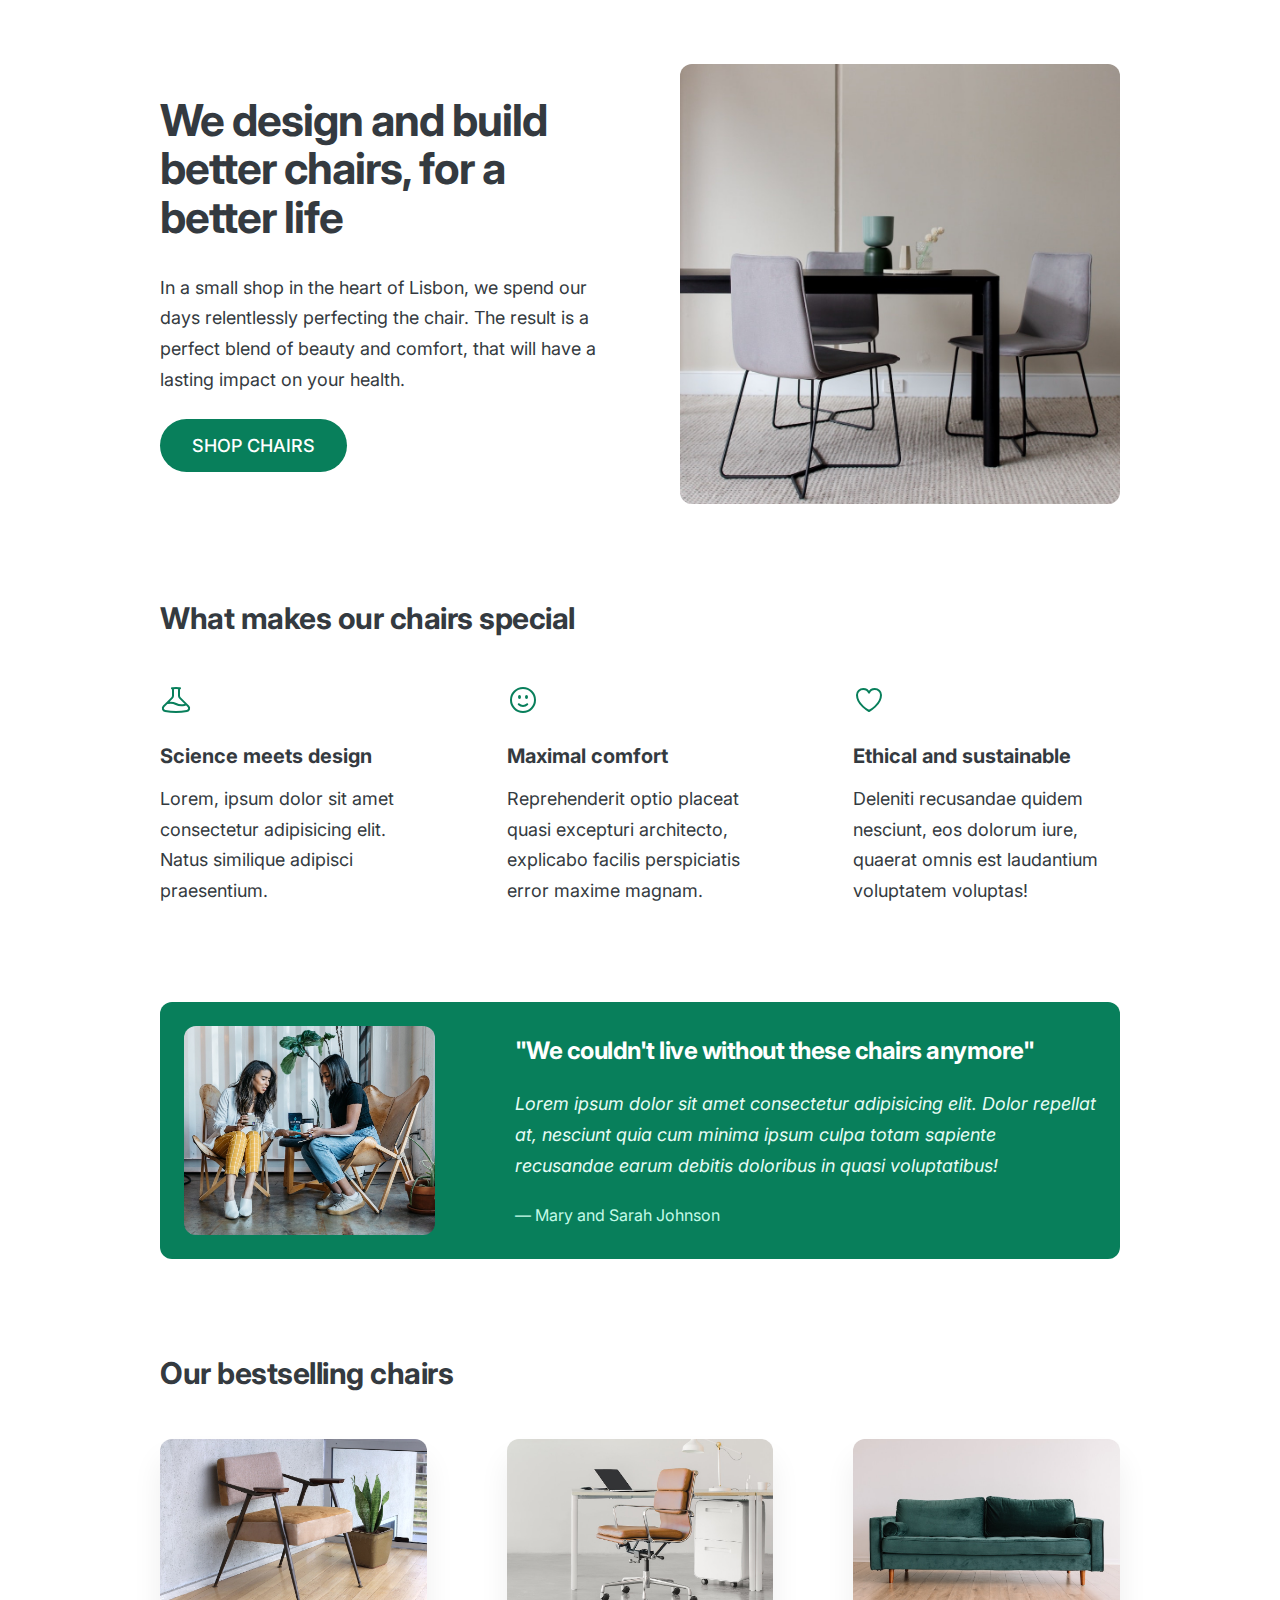
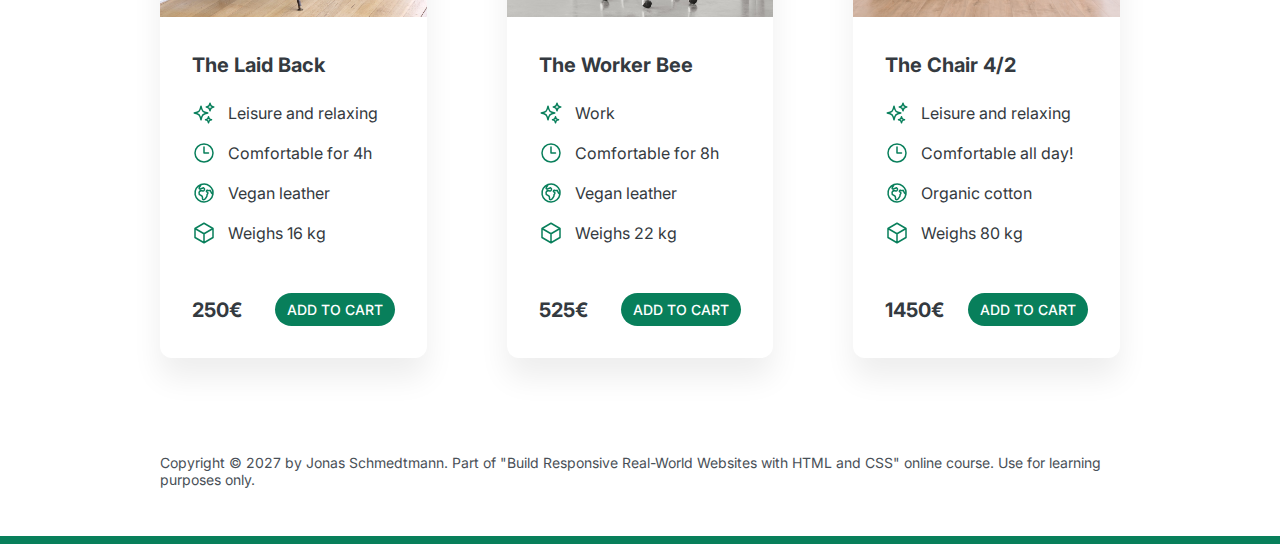
<file: Design/index.html>
<!DOCTYPE html>
<html lang="en">
  <head>
    <meta charset="UTF-8" />
    <meta http-equiv="X-UA-Compatible" content="IE=edge" />
    <meta name="viewport" content="width=device-width, initial-scale=1.0" />
    <link rel="preconnect" href="https://fonts.googleapis.com" />
    <link rel="preconnect" href="https://fonts.gstatic.com" crossorigin />
    <link
      href="https://fonts.googleapis.com/css2?family=Inter:ital,opsz,wght@0,14..32,100..900;1,14..32,100..900&display=swap"
      rel="stylesheet"
    />

    <link rel="stylesheet" href="style.css" />
    <title>Lisbon Chair Shop</title>
  </head>
  <body>
    <div class="container">
      <header>
        <div class="header-text-box">
          <h1>We design and build better chairs, for a better life</h1>
          <p class="header-text">
            In a small shop in the heart of Lisbon, we spend our days
            relentlessly perfecting the chair. The result is a perfect blend of
            beauty and comfort, that will have a lasting impact on your health.
          </p>
          <a class="btn btn--big" href="#">Shop chairs</a>
        </div>
        <img src="hero.jpg" alt="Photo" />
      </header>

      <section>
        <h2>What makes our chairs special</h2>
        <div class="grid-3-cols">
          <div>
            <svg
              xmlns="http://www.w3.org/2000/svg"
              fill="none"
              viewBox="0 0 24 24"
              stroke-width="1.5"
              stroke="currentColor"
              class="features-icon"
            >
              <path
                stroke-linecap="round"
                stroke-linejoin="round"
                d="M9.75 3.104v5.714a2.25 2.25 0 0 1-.659 1.591L5 14.5M9.75 3.104c-.251.023-.501.05-.75.082m.75-.082a24.301 24.301 0 0 1 4.5 0m0 0v5.714c0 .597.237 1.17.659 1.591L19.8 15.3M14.25 3.104c.251.023.501.05.75.082M19.8 15.3l-1.57.393A9.065 9.065 0 0 1 12 15a9.065 9.065 0 0 0-6.23-.693L5 14.5m14.8.8 1.402 1.402c1.232 1.232.65 3.318-1.067 3.611A48.309 48.309 0 0 1 12 21c-2.773 0-5.491-.235-8.135-.687-1.718-.293-2.3-2.379-1.067-3.61L5 14.5"
              />
            </svg>
            <p class="features-title"><strong>Science meets design</strong></p>
            <p class="features-text">
              Lorem, ipsum dolor sit amet consectetur adipisicing elit. Natus
              similique adipisci praesentium.
            </p>
          </div>

          <div>
            <svg
              xmlns="http://www.w3.org/2000/svg"
              fill="none"
              viewBox="0 0 24 24"
              stroke-width="1.5"
              stroke="currentColor"
              class="features-icon"
            >
              <path
                stroke-linecap="round"
                stroke-linejoin="round"
                d="M15.182 15.182a4.5 4.5 0 0 1-6.364 0M21 12a9 9 0 1 1-18 0 9 9 0 0 1 18 0ZM9.75 9.75c0 .414-.168.75-.375.75S9 10.164 9 9.75 9.168 9 9.375 9s.375.336.375.75Zm-.375 0h.008v.015h-.008V9.75Zm5.625 0c0 .414-.168.75-.375.75s-.375-.336-.375-.75.168-.75.375-.75.375.336.375.75Zm-.375 0h.008v.015h-.008V9.75Z"
              />
            </svg>

            <p class="features-title">
              <strong>Maximal comfort</strong>
            </p>
            <p class="features-text">
              Reprehenderit optio placeat quasi excepturi architecto, explicabo
              facilis perspiciatis error maxime magnam.
            </p>
          </div>

          <div>
            <svg
              xmlns="http://www.w3.org/2000/svg"
              fill="none"
              viewBox="0 0 24 24"
              stroke-width="1.5"
              stroke="currentColor"
              class="features-icon"
            >
              <path
                stroke-linecap="round"
                stroke-linejoin="round"
                d="M21 8.25c0-2.485-2.099-4.5-4.688-4.5-1.935 0-3.597 1.126-4.312 2.733-.715-1.607-2.377-2.733-4.313-2.733C5.1 3.75 3 5.765 3 8.25c0 7.22 9 12 9 12s9-4.78 9-12Z"
              />
            </svg>

            <p class="features-title">
              <strong>Ethical and sustainable</strong>
            </p>
            <p class="features-text">
              Deleniti recusandae quidem nesciunt, eos dolorum iure, quaerat
              omnis est laudantium voluptatem voluptas!
            </p>
          </div>
        </div>
      </section>

      <section class="testimonial-section">
        <div class="grid-3-cols">
          <img src="customers.jpg" alt="People sitting on chairs" />
          <div class="testimonial-box">
            <h2>"We couldn't live without these chairs anymore"</h2>
            <blockquote class="testimonial-text">
              Lorem ipsum dolor sit amet consectetur adipisicing elit. Dolor
              repellat at, nesciunt quia cum minima ipsum culpa totam sapiente
              recusandae earum debitis doloribus in quasi voluptatibus!
            </blockquote>
            <p class="testimonial-author">&mdash; Mary and Sarah Johnson</p>
          </div>
        </div>
      </section>

      <section>
        <h2>Our bestselling chairs</h2>
        <div class="grid-3-cols">
          <figure class="chair">
            <img src="chair-1.jpg" alt="Chair" />
            <div class="chair-box">
              <h3>The Laid Back</h3>
              <ul class="chair-details">
                <li>
                  <svg
                    xmlns="http://www.w3.org/2000/svg"
                    fill="none"
                    viewBox="0 0 24 24"
                    stroke-width="1.5"
                    stroke="currentColor"
                    class="chair-icon"
                  >
                    <path
                      stroke-linecap="round"
                      stroke-linejoin="round"
                      d="M9.813 15.904 9 18.75l-.813-2.846a4.5 4.5 0 0 0-3.09-3.09L2.25 12l2.846-.813a4.5 4.5 0 0 0 3.09-3.09L9 5.25l.813 2.846a4.5 4.5 0 0 0 3.09 3.09L15.75 12l-2.846.813a4.5 4.5 0 0 0-3.09 3.09ZM18.259 8.715 18 9.75l-.259-1.035a3.375 3.375 0 0 0-2.455-2.456L14.25 6l1.036-.259a3.375 3.375 0 0 0 2.455-2.456L18 2.25l.259 1.035a3.375 3.375 0 0 0 2.456 2.456L21.75 6l-1.035.259a3.375 3.375 0 0 0-2.456 2.456ZM16.894 20.567 16.5 21.75l-.394-1.183a2.25 2.25 0 0 0-1.423-1.423L13.5 18.75l1.183-.394a2.25 2.25 0 0 0 1.423-1.423l.394-1.183.394 1.183a2.25 2.25 0 0 0 1.423 1.423l1.183.394-1.183.394a2.25 2.25 0 0 0-1.423 1.423Z"
                    />
                  </svg>

                  <!-- Span is a generic INLINE text element, it doesn't have any meaning. It's like a div element, but inline -->
                  <span>Leisure and relaxing</span>
                </li>
                <li>
                  <svg
                    xmlns="http://www.w3.org/2000/svg"
                    fill="none"
                    viewBox="0 0 24 24"
                    stroke-width="1.5"
                    stroke="currentColor"
                    class="chair-icon"
                  >
                    <path
                      stroke-linecap="round"
                      stroke-linejoin="round"
                      d="M12 6v6h4.5m4.5 0a9 9 0 1 1-18 0 9 9 0 0 1 18 0Z"
                    />
                  </svg>

                  <span>Comfortable for 4h</span>
                </li>
                <li>
                  <svg
                    xmlns="http://www.w3.org/2000/svg"
                    fill="none"
                    viewBox="0 0 24 24"
                    stroke-width="1.5"
                    stroke="currentColor"
                    class="chair-icon"
                  >
                    <path
                      stroke-linecap="round"
                      stroke-linejoin="round"
                      d="m20.893 13.393-1.135-1.135a2.252 2.252 0 0 1-.421-.585l-1.08-2.16a.414.414 0 0 0-.663-.107.827.827 0 0 1-.812.21l-1.273-.363a.89.89 0 0 0-.738 1.595l.587.39c.59.395.674 1.23.172 1.732l-.2.2c-.212.212-.33.498-.33.796v.41c0 .409-.11.809-.32 1.158l-1.315 2.191a2.11 2.11 0 0 1-1.81 1.025 1.055 1.055 0 0 1-1.055-1.055v-1.172c0-.92-.56-1.747-1.414-2.089l-.655-.261a2.25 2.25 0 0 1-1.383-2.46l.007-.042a2.25 2.25 0 0 1 .29-.787l.09-.15a2.25 2.25 0 0 1 2.37-1.048l1.178.236a1.125 1.125 0 0 0 1.302-.795l.208-.73a1.125 1.125 0 0 0-.578-1.315l-.665-.332-.091.091a2.25 2.25 0 0 1-1.591.659h-.18c-.249 0-.487.1-.662.274a.931.931 0 0 1-1.458-1.137l1.411-2.353a2.25 2.25 0 0 0 .286-.76m11.928 9.869A9 9 0 0 0 8.965 3.525m11.928 9.868A9 9 0 1 1 8.965 3.525"
                    />
                  </svg>

                  <span>Vegan leather</span>
                </li>
                <li>
                  <svg
                    xmlns="http://www.w3.org/2000/svg"
                    fill="none"
                    viewBox="0 0 24 24"
                    stroke-width="1.5"
                    stroke="currentColor"
                    class="chair-icon"
                  >
                    <path
                      stroke-linecap="round"
                      stroke-linejoin="round"
                      d="m21 7.5-9-5.25L3 7.5m18 0-9 5.25m9-5.25v9l-9 5.25M3 7.5l9 5.25M3 7.5v9l9 5.25m0-9v9"
                    />
                  </svg>

                  <span>Weighs 16 kg</span>
                </li>
              </ul>
              <div class="chair-price">
                <strong>250€</strong>
                <a href="#" class="btn btn--small">Add to cart</a>
              </div>
            </div>
          </figure>

          <figure class="chair">
            <img src="chair-2.jpg" alt="Chair" />
            <div class="chair-box">
              <h3>The Worker Bee</h3>
              <ul class="chair-details">
                <li>
                  <svg
                    xmlns="http://www.w3.org/2000/svg"
                    fill="none"
                    viewBox="0 0 24 24"
                    stroke-width="1.5"
                    stroke="currentColor"
                    class="chair-icon"
                  >
                    <path
                      stroke-linecap="round"
                      stroke-linejoin="round"
                      d="M9.813 15.904 9 18.75l-.813-2.846a4.5 4.5 0 0 0-3.09-3.09L2.25 12l2.846-.813a4.5 4.5 0 0 0 3.09-3.09L9 5.25l.813 2.846a4.5 4.5 0 0 0 3.09 3.09L15.75 12l-2.846.813a4.5 4.5 0 0 0-3.09 3.09ZM18.259 8.715 18 9.75l-.259-1.035a3.375 3.375 0 0 0-2.455-2.456L14.25 6l1.036-.259a3.375 3.375 0 0 0 2.455-2.456L18 2.25l.259 1.035a3.375 3.375 0 0 0 2.456 2.456L21.75 6l-1.035.259a3.375 3.375 0 0 0-2.456 2.456ZM16.894 20.567 16.5 21.75l-.394-1.183a2.25 2.25 0 0 0-1.423-1.423L13.5 18.75l1.183-.394a2.25 2.25 0 0 0 1.423-1.423l.394-1.183.394 1.183a2.25 2.25 0 0 0 1.423 1.423l1.183.394-1.183.394a2.25 2.25 0 0 0-1.423 1.423Z"
                    />
                  </svg>
                  <span>Work</span>
                </li>
                <li>
                  <svg
                    xmlns="http://www.w3.org/2000/svg"
                    fill="none"
                    viewBox="0 0 24 24"
                    stroke-width="1.5"
                    stroke="currentColor"
                    class="chair-icon"
                  >
                    <path
                      stroke-linecap="round"
                      stroke-linejoin="round"
                      d="M12 6v6h4.5m4.5 0a9 9 0 1 1-18 0 9 9 0 0 1 18 0Z"
                    />
                  </svg>
                  <span>Comfortable for 8h</span>
                </li>
                <li>
                  <svg
                    xmlns="http://www.w3.org/2000/svg"
                    fill="none"
                    viewBox="0 0 24 24"
                    stroke-width="1.5"
                    stroke="currentColor"
                    class="chair-icon"
                  >
                    <path
                      stroke-linecap="round"
                      stroke-linejoin="round"
                      d="m20.893 13.393-1.135-1.135a2.252 2.252 0 0 1-.421-.585l-1.08-2.16a.414.414 0 0 0-.663-.107.827.827 0 0 1-.812.21l-1.273-.363a.89.89 0 0 0-.738 1.595l.587.39c.59.395.674 1.23.172 1.732l-.2.2c-.212.212-.33.498-.33.796v.41c0 .409-.11.809-.32 1.158l-1.315 2.191a2.11 2.11 0 0 1-1.81 1.025 1.055 1.055 0 0 1-1.055-1.055v-1.172c0-.92-.56-1.747-1.414-2.089l-.655-.261a2.25 2.25 0 0 1-1.383-2.46l.007-.042a2.25 2.25 0 0 1 .29-.787l.09-.15a2.25 2.25 0 0 1 2.37-1.048l1.178.236a1.125 1.125 0 0 0 1.302-.795l.208-.73a1.125 1.125 0 0 0-.578-1.315l-.665-.332-.091.091a2.25 2.25 0 0 1-1.591.659h-.18c-.249 0-.487.1-.662.274a.931.931 0 0 1-1.458-1.137l1.411-2.353a2.25 2.25 0 0 0 .286-.76m11.928 9.869A9 9 0 0 0 8.965 3.525m11.928 9.868A9 9 0 1 1 8.965 3.525"
                    />
                  </svg>
                  <span>Vegan leather</span>
                </li>
                <li>
                  <svg
                    xmlns="http://www.w3.org/2000/svg"
                    fill="none"
                    viewBox="0 0 24 24"
                    stroke-width="1.5"
                    stroke="currentColor"
                    class="chair-icon"
                  >
                    <path
                      stroke-linecap="round"
                      stroke-linejoin="round"
                      d="m21 7.5-9-5.25L3 7.5m18 0-9 5.25m9-5.25v9l-9 5.25M3 7.5l9 5.25M3 7.5v9l9 5.25m0-9v9"
                    />
                  </svg>
                  <span>Weighs 22 kg</span>
                </li>
              </ul>
              <div class="chair-price">
                <strong>525€</strong>
                <a href="#" class="btn btn--small">Add to cart</a>
              </div>
            </div>
          </figure>

          <figure class="chair">
            <img src="chair-3.jpg" alt="Chair" />
            <div class="chair-box">
              <h3>The Chair 4/2</h3>
              <ul class="chair-details">
                <li>
                  <svg
                    xmlns="http://www.w3.org/2000/svg"
                    fill="none"
                    viewBox="0 0 24 24"
                    stroke-width="1.5"
                    stroke="currentColor"
                    class="chair-icon"
                  >
                    <path
                      stroke-linecap="round"
                      stroke-linejoin="round"
                      d="M9.813 15.904 9 18.75l-.813-2.846a4.5 4.5 0 0 0-3.09-3.09L2.25 12l2.846-.813a4.5 4.5 0 0 0 3.09-3.09L9 5.25l.813 2.846a4.5 4.5 0 0 0 3.09 3.09L15.75 12l-2.846.813a4.5 4.5 0 0 0-3.09 3.09ZM18.259 8.715 18 9.75l-.259-1.035a3.375 3.375 0 0 0-2.455-2.456L14.25 6l1.036-.259a3.375 3.375 0 0 0 2.455-2.456L18 2.25l.259 1.035a3.375 3.375 0 0 0 2.456 2.456L21.75 6l-1.035.259a3.375 3.375 0 0 0-2.456 2.456ZM16.894 20.567 16.5 21.75l-.394-1.183a2.25 2.25 0 0 0-1.423-1.423L13.5 18.75l1.183-.394a2.25 2.25 0 0 0 1.423-1.423l.394-1.183.394 1.183a2.25 2.25 0 0 0 1.423 1.423l1.183.394-1.183.394a2.25 2.25 0 0 0-1.423 1.423Z"
                    />
                  </svg>
                  <span>Leisure and relaxing</span>
                </li>
                <li>
                  <svg
                    xmlns="http://www.w3.org/2000/svg"
                    fill="none"
                    viewBox="0 0 24 24"
                    stroke-width="1.5"
                    stroke="currentColor"
                    class="chair-icon"
                  >
                    <path
                      stroke-linecap="round"
                      stroke-linejoin="round"
                      d="M12 6v6h4.5m4.5 0a9 9 0 1 1-18 0 9 9 0 0 1 18 0Z"
                    />
                  </svg>
                  <span>Comfortable all day!</span>
                </li>
                <li>
                  <svg
                    xmlns="http://www.w3.org/2000/svg"
                    fill="none"
                    viewBox="0 0 24 24"
                    stroke-width="1.5"
                    stroke="currentColor"
                    class="chair-icon"
                  >
                    <path
                      stroke-linecap="round"
                      stroke-linejoin="round"
                      d="m20.893 13.393-1.135-1.135a2.252 2.252 0 0 1-.421-.585l-1.08-2.16a.414.414 0 0 0-.663-.107.827.827 0 0 1-.812.21l-1.273-.363a.89.89 0 0 0-.738 1.595l.587.39c.59.395.674 1.23.172 1.732l-.2.2c-.212.212-.33.498-.33.796v.41c0 .409-.11.809-.32 1.158l-1.315 2.191a2.11 2.11 0 0 1-1.81 1.025 1.055 1.055 0 0 1-1.055-1.055v-1.172c0-.92-.56-1.747-1.414-2.089l-.655-.261a2.25 2.25 0 0 1-1.383-2.46l.007-.042a2.25 2.25 0 0 1 .29-.787l.09-.15a2.25 2.25 0 0 1 2.37-1.048l1.178.236a1.125 1.125 0 0 0 1.302-.795l.208-.73a1.125 1.125 0 0 0-.578-1.315l-.665-.332-.091.091a2.25 2.25 0 0 1-1.591.659h-.18c-.249 0-.487.1-.662.274a.931.931 0 0 1-1.458-1.137l1.411-2.353a2.25 2.25 0 0 0 .286-.76m11.928 9.869A9 9 0 0 0 8.965 3.525m11.928 9.868A9 9 0 1 1 8.965 3.525"
                    />
                  </svg>
                  <span>Organic cotton</span>
                </li>
                <li>
                  <svg
                    xmlns="http://www.w3.org/2000/svg"
                    fill="none"
                    viewBox="0 0 24 24"
                    stroke-width="1.5"
                    stroke="currentColor"
                    class="chair-icon"
                  >
                    <path
                      stroke-linecap="round"
                      stroke-linejoin="round"
                      d="m21 7.5-9-5.25L3 7.5m18 0-9 5.25m9-5.25v9l-9 5.25M3 7.5l9 5.25M3 7.5v9l9 5.25m0-9v9"
                    />
                  </svg>
                  <span>Weighs 80 kg</span>
                </li>
              </ul>
              <div class="chair-price">
                <strong>1450€</strong>
                <a href="#" class="btn btn--small">Add to cart</a>
              </div>
            </div>
          </figure>
        </div>
      </section>

      <footer>
        Copyright &copy; 2027 by Jonas Schmedtmann. Part of "Build Responsive
        Real-World Websites with HTML and CSS" online course. Use for learning
        purposes only.
      </footer>
    </div>
  </body>
</html>
</file>
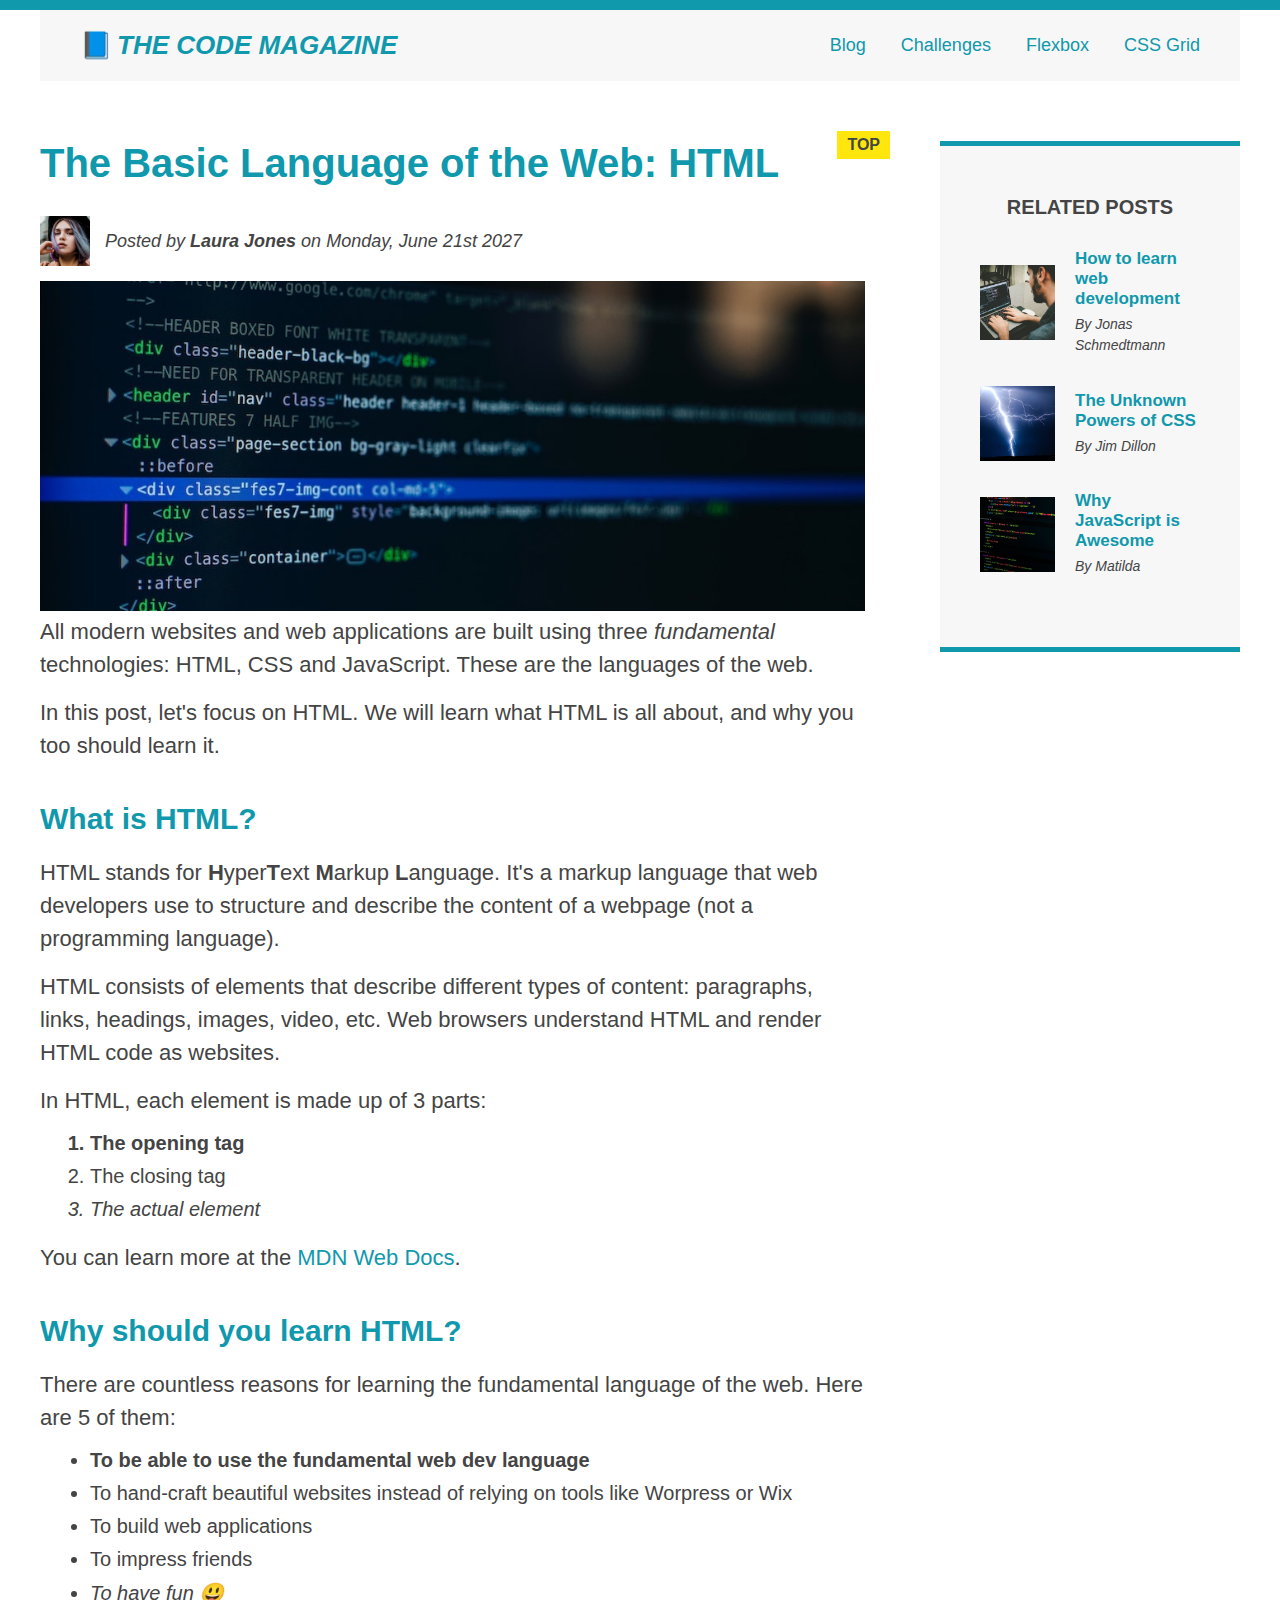
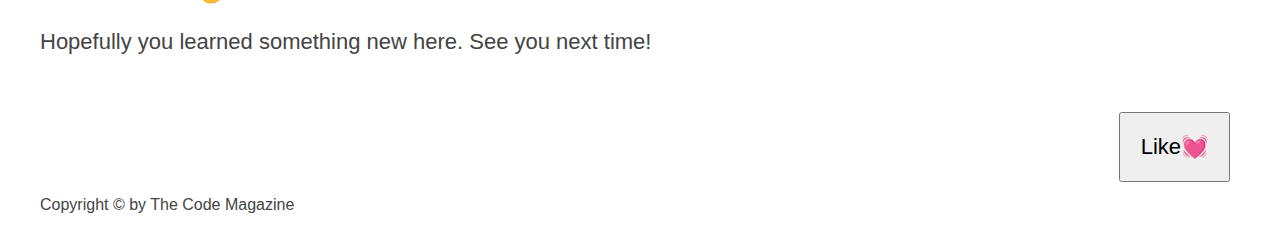
<file: TheCodeMagazine/index.html>
<!DOCTYPE html>
<html lang="en">
  <head>
    <meta charset="UTF-8" />
    <title>The Basic Language of the web: HTML</title>
    <link rel="stylesheet" href="style.css" />
  </head>
  <body>
    <div class="container">
      <header class="main-header clearfix">
        <h1>📘The Code Magazine</h1>

        <nav>
          <a href="blog.html">Blog</a>
          <a href="#">Challenges</a>
          <a href="flexbox.html">Flexbox</a>
          <a href="css-grid.html">CSS Grid</a>
        </nav>
        <!-- <div class="clear"></div> -->
      </header>

      <!-- <div class="row"> -->
      <article>
        <header>
          <h2>The Basic Language of the Web: HTML</h2>
          <div class="author-box">
            <img
              src="./img/laura-jones.jpg"
              alt="Head of Laura Jones"
              width="50"
              height="50"
              class="author-img"
            />
            <p id="author" class="author">
              Posted by <strong>Laura Jones</strong> on Monday, June 21st 2027
            </p>
          </div>
          <img
            src="./img/post-img.jpg"
            alt="HTML on screen"
            width="500"
            height="200"
            class="post-img"
          />
        </header>

        <p>
          All modern websites and web applications are built using three
          <em>fundamental</em>
          technologies: HTML, CSS and JavaScript. These are the languages of the
          web.
        </p>
        <p>
          In this post, let's focus on HTML. We will learn what HTML is all
          about, and why you too should learn it.
        </p>
        <h3>What is HTML?</h3>
        <p>
          HTML stands for <strong>H</strong>yper<strong>T</strong>ext
          <strong>M</strong>arkup <strong>L</strong>anguage. It's a markup
          language that web developers use to structure and describe the content
          of a webpage (not a programming language).
        </p>
        <p>
          HTML consists of elements that describe different types of content:
          paragraphs, links, headings, images, video, etc. Web browsers
          understand HTML and render HTML code as websites.
        </p>
        <p>In HTML, each element is made up of 3 parts:</p>
        <ol>
          <li>The opening tag</li>
          <li>The closing tag</li>
          <li>The actual element</li>
        </ol>
        <p>
          You can learn more at the
          <a href="https://developer.mozilla.org/en-US/" target="_blank"
            >MDN Web Docs</a
          >.
        </p>

        <h3>Why should you learn HTML?</h3>
        <p>
          There are countless reasons for learning the fundamental language of
          the web. Here are 5 of them:
        </p>

        <ul>
          <li>To be able to use the fundamental web dev language</li>
          <li>
            To hand-craft beautiful websites instead of relying on tools like
            Worpress or Wix
          </li>
          <li>To build web applications</li>
          <li>To impress friends</li>
          <li>To have fun 😃</li>
        </ul>
        <p>Hopefully you learned something new here. See you next time!</p>
      </article>
      <aside>
        <h4>Related posts</h4>
        <ul class="related">
          <li class="related-post">
            <img
              src="./img//related-1.jpg"
              alt="image by Jonas Schmedtmann"
              height="75"
              width="75"
            />
            <div>
              <a href="#" class="related-link">How to learn web development</a>
              <p class="related-author">By Jonas Schmedtmann</p>
            </div>
          </li>

          <li class="related-post">
            <img
              src="./img//related-2.jpg"
              alt="image by Jim Dillon"
              height="75"
              width="75"
            />
            <div>
              <a href="#" class="related-link">The Unknown Powers of CSS</a>
              <p class="related-author">By Jim Dillon</p>
            </div>
          </li>

          <li class="related-post">
            <img
              src="./img//related-3.jpg"
              alt="image by Matilda "
              height="75"
              width="75"
            />
            <div>
              <a href="#" class="related-link">Why JavaScript is Awesome</a>
              <p class="related-author">By Matilda</p>
            </div>
          </li>
        </ul>
      </aside>
      <!-- </div> -->
      <footer>
        <p id="copyright" class="copyright text">
          Copyright &copy; by The Code Magazine
        </p>
      </footer>
    </div>
    <button>Like💓</button>
  </body>
</html>
</file>
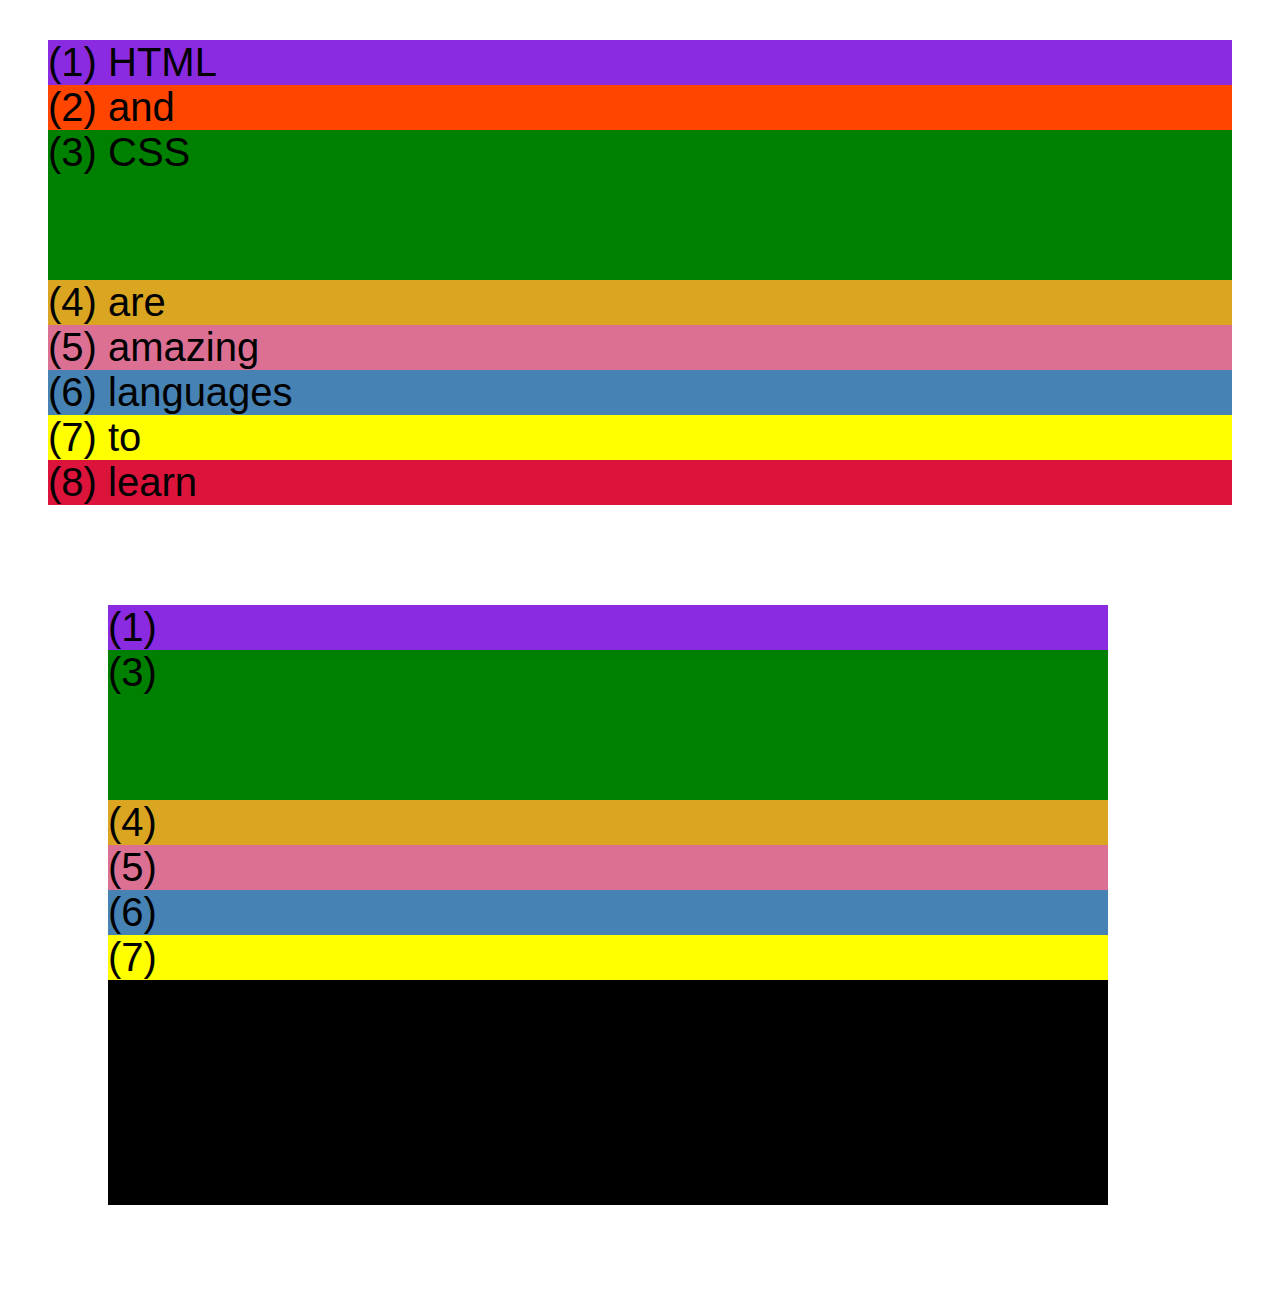
<file: FlexboxAndGrid/css-grid.html>
<!DOCTYPE html>
<html lang="en">
  <head>
    <meta charset="UTF-8" />
    <meta http-equiv="X-UA-Compatible" content="IE=edge" />
    <meta name="viewport" content="width=device-width, initial-scale=1.0" />
    <title>CSS Grid</title>
    <style>
      .el--1 {
        background-color: blueviolet;
      }
      .el--2 {
        background-color: orangered;
      }
      .el--3 {
        background-color: green;
        height: 150px;
      }
      .el--4 {
        background-color: goldenrod;
      }
      .el--5 {
        background-color: palevioletred;
      }
      .el--6 {
        background-color: steelblue;
      }
      .el--7 {
        background-color: yellow;
      }
      .el--8 {
        background-color: crimson;
      }

      .container--1 {
        /* STARTER */
        font-family: sans-serif;
        background-color: #ddd;
        font-size: 40px;
        margin: 40px;

        /* CSS GRID */
      }

      .container--2 {
        /* STARTER */
        font-family: sans-serif;
        background-color: black;
        font-size: 40px;
        margin: 100px;

        width: 1000px;
        height: 600px;

        /* CSS GRID */
      }
    </style>
  </head>
  <body>
    <div class="container--1">
      <div class="el el--1">(1) HTML</div>
      <div class="el el--2">(2) and</div>
      <div class="el el--3">(3) CSS</div>
      <div class="el el--4">(4) are</div>
      <div class="el el--5">(5) amazing</div>
      <div class="el el--6">(6) languages</div>
      <div class="el el--7">(7) to</div>
      <div class="el el--8">(8) learn</div>
    </div>

    <div class="container--2">
      <div class="el el--1">(1)</div>
      <div class="el el--3">(3)</div>
      <div class="el el--4">(4)</div>
      <div class="el el--5">(5)</div>
      <div class="el el--6">(6)</div>
      <div class="el el--7">(7)</div>
    </div>
  </body>
</html>
</file>
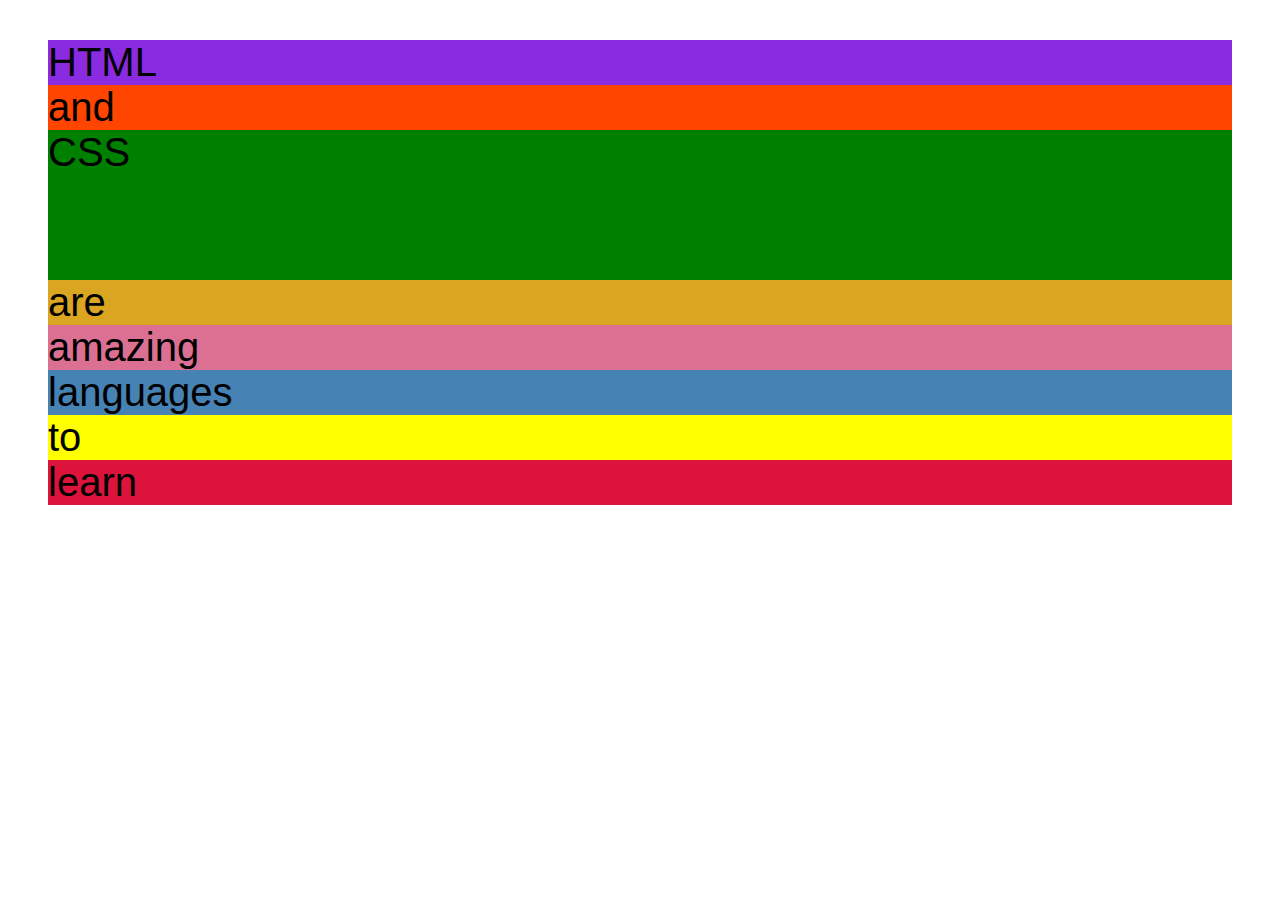
<file: FlexboxAndGrid/flexbox.html>
<!DOCTYPE html>
<html lang="en">
  <head>
    <meta charset="UTF-8" />
    <meta http-equiv="X-UA-Compatible" content="IE=edge" />
    <meta name="viewport" content="width=device-width, initial-scale=1.0" />
    <title>Flexbox</title>
    <style>
      .el--1 {
        background-color: blueviolet;
      }
      .el--2 {
        background-color: orangered;
      }
      .el--3 {
        background-color: green;
        height: 150px;
      }
      .el--4 {
        background-color: goldenrod;
      }
      .el--5 {
        background-color: palevioletred;
      }
      .el--6 {
        background-color: steelblue;
      }
      .el--7 {
        background-color: yellow;
      }
      .el--8 {
        background-color: crimson;
      }

      .container {
        /* STARTER */
        font-family: sans-serif;
        background-color: #ddd;
        font-size: 40px;
        margin: 40px;

        /* FLEXBOX */
      }
    </style>
  </head>
  <body>
    <div class="container">
      <div class="el el--1">HTML</div>
      <div class="el el--2">and</div>
      <div class="el el--3">CSS</div>
      <div class="el el--4">are</div>
      <div class="el el--5">amazing</div>
      <div class="el el--6">languages</div>
      <div class="el el--7">to</div>
      <div class="el el--8">learn</div>
    </div>
  </body>
</html>
</file>
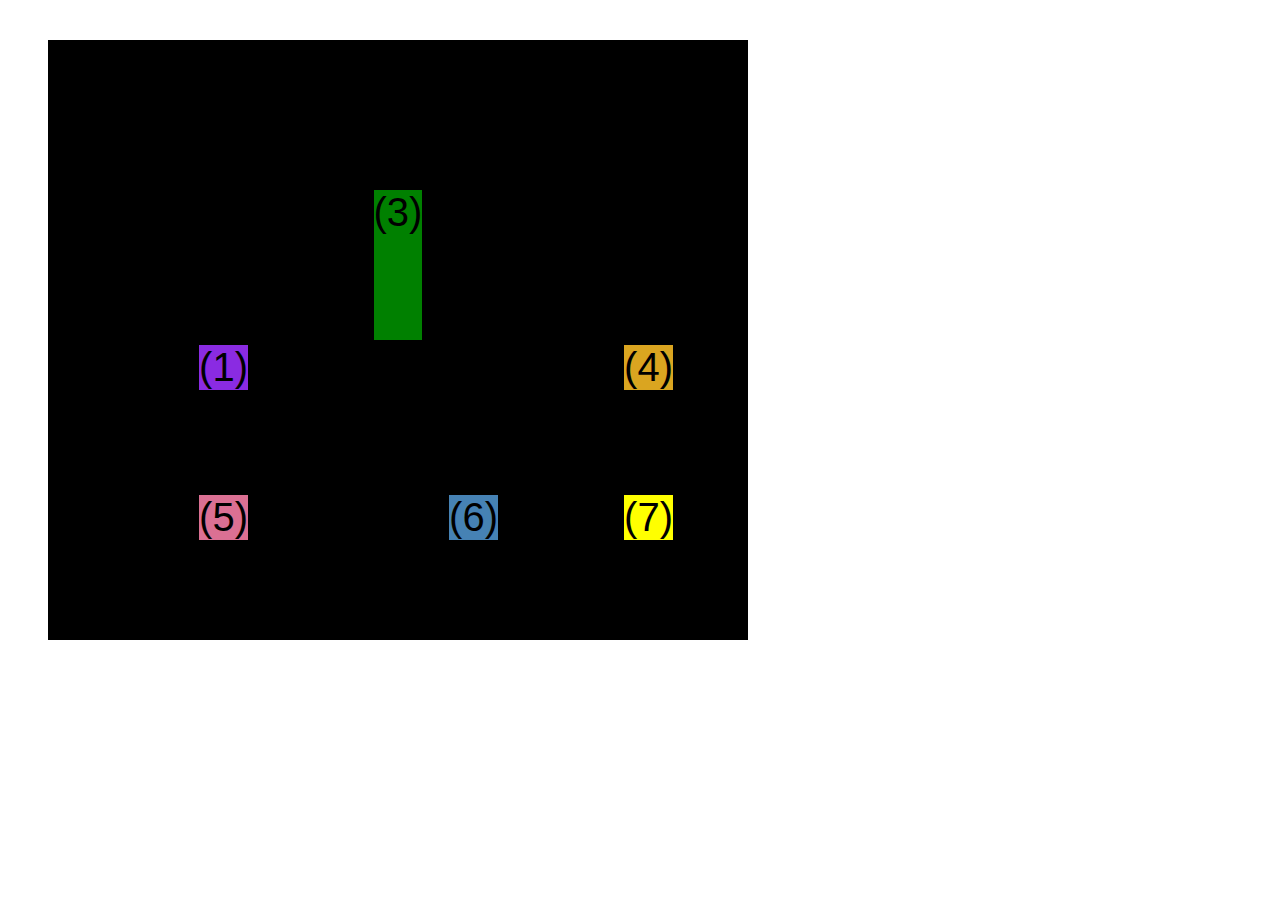
<file: TheCodeMagazine/css-grid.html>
<!DOCTYPE html>
<html lang="en">
  <head>
    <meta charset="UTF-8" />
    <meta http-equiv="X-UA-Compatible" content="IE=edge" />
    <meta name="viewport" content="width=device-width, initial-scale=1.0" />
    <title>CSS Grid</title>
    <style>
      .el--1 {
        background-color: blueviolet;
      }
      .el--2 {
        background-color: orangered;
      }
      .el--3 {
        background-color: green;
        height: 150px;
      }
      .el--4 {
        background-color: goldenrod;
      }
      .el--5 {
        background-color: palevioletred;
      }
      .el--6 {
        background-color: steelblue;
      }
      .el--7 {
        background-color: yellow;
      }
      .el--8 {
        background-color: crimson;
      }

      .container--1 {
        /* STARTER */
        font-family: sans-serif;
        background-color: #ddd;
        font-size: 40px;
        margin: 40px;

        /* CSS GRID */
        display: grid;
        grid-template-columns: repeat(4, 1fr);
        grid-template-rows: 1fr 1fr;
        column-gap: 20px;
        row-gap: 40px;
      }

      .el--8 {
        grid-column: 2/4;
        grid-row: 1 / 2;
      }
      .el--2 {
        grid-column: 1 / -1;
        grid-row: 2 /2;
      }

      .container--2 {
        /* STARTER */
        font-family: sans-serif;
        background-color: black;
        font-size: 40px;
        margin: 40px;

        width: 700px;
        height: 600px;

        /* CSS GRID */
        display: grid;
        grid-template-columns: 125px 200px 125px;
        grid-template-rows: 250px 100px;
        gap: 50px;
        justify-content: center;
        align-content: center;

        align-items: end;
        justify-items: end;

        .el--3 {
          align-self: center;
          justify-self: center;
        }
      }
    </style>
  </head>
  <body>
    <!-- <div class="container--1">
      <div class="el el--1">(1) HTML</div>
      <div class="el el--2">(2) and</div>
      <div class="el el--3">(3) CSS</div>
      <div class="el el--4">(4) are</div>
      <div class="el el--5">(5) amazing</div>
      <div class="el el--6">(6) languages</div>
      <div class="el el--7">(7) to</div>
      <div class="el el--8">(8) learn</div>
    </div> -->

    <div class="container--2">
      <div class="el el--1">(1)</div>
      <div class="el el--3">(3)</div>
      <div class="el el--4">(4)</div>
      <div class="el el--5">(5)</div>
      <div class="el el--6">(6)</div>
      <div class="el el--7">(7)</div>
    </div>
  </body>
</html>
</file>
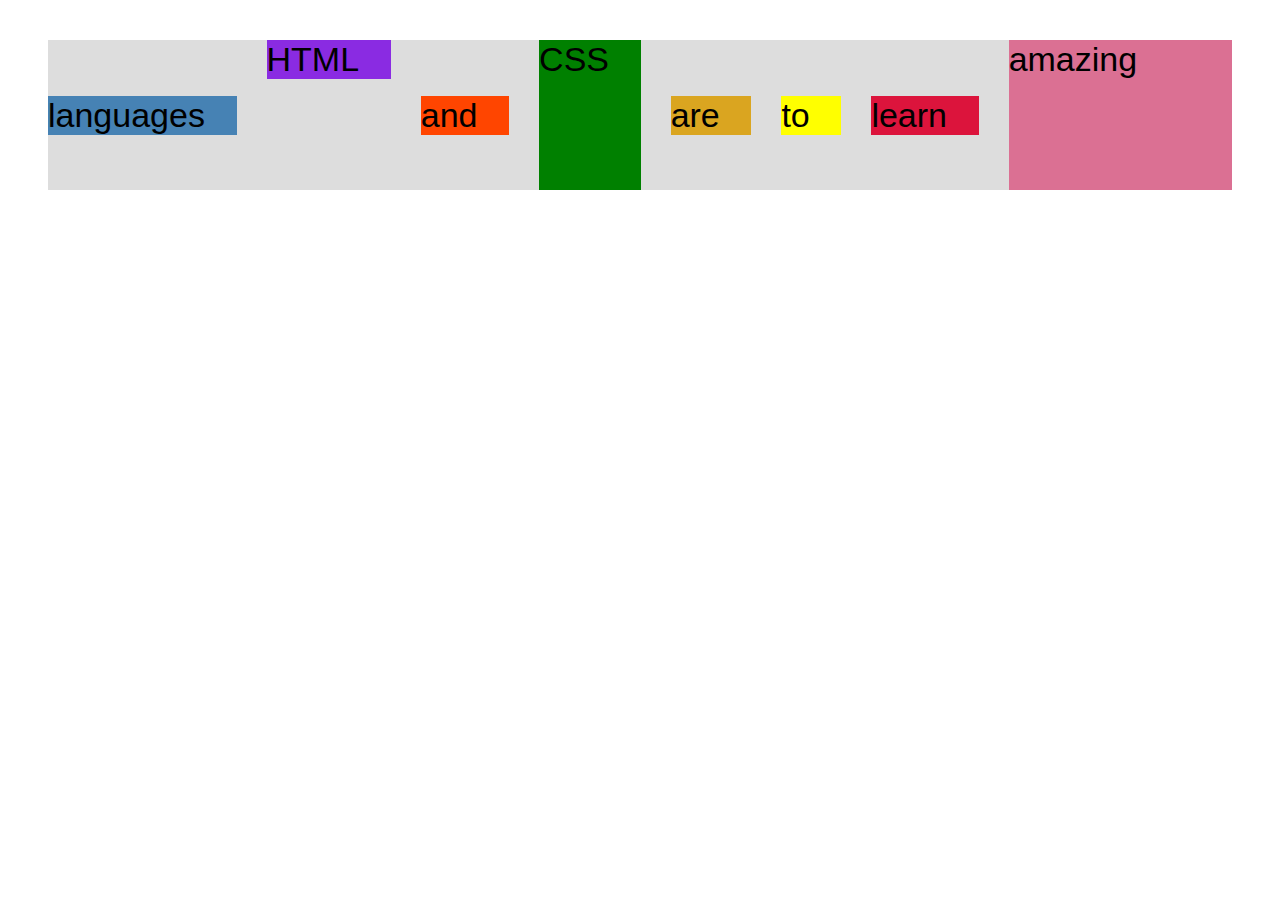
<file: TheCodeMagazine/flexbox.html>
<!DOCTYPE html>
<html lang="en">
  <head>
    <meta charset="UTF-8" />
    <meta http-equiv="X-UA-Compatible" content="IE=edge" />
    <meta name="viewport" content="width=device-width, initial-scale=1.0" />
    <title>Flexbox</title>
    <style>
      .el--1 {
        background-color: blueviolet;
      }
      .el--2 {
        background-color: orangered;
      }
      .el--3 {
        background-color: green;
        height: 150px;
      }
      .el--4 {
        background-color: goldenrod;
      }
      .el--5 {
        background-color: palevioletred;
      }
      .el--6 {
        background-color: steelblue;
      }
      .el--7 {
        background-color: yellow;
      }
      .el--8 {
        background-color: crimson;
      }

      .container {
        /* STARTER */
        font-family: sans-serif;
        background-color: #ddd;
        font-size: 34px;
        margin: 40px;

        /* FLEXBOX */
        display: flex;
        align-items: center;
        justify-content: flex-start;
        gap: 30px;
      }

      .el {
        flex-grow: 1;
      }

      .el--1 {
        align-self: flex-start;
      }

      .el--5 {
        align-self: stretch;
        order: 1;
        flex-grow: 3;
      }

      .el--6 {
        order: -1;
      }
    </style>
  </head>
  <body>
    <div class="container">
      <div class="el el--1">HTML</div>
      <div class="el el--2">and</div>
      <div class="el el--3">CSS</div>
      <div class="el el--4">are</div>
      <div class="el el--5">amazing</div>
      <div class="el el--6">languages</div>
      <div class="el el--7">to</div>
      <div class="el el--8">learn</div>
    </div>
  </body>
</html>
</file>
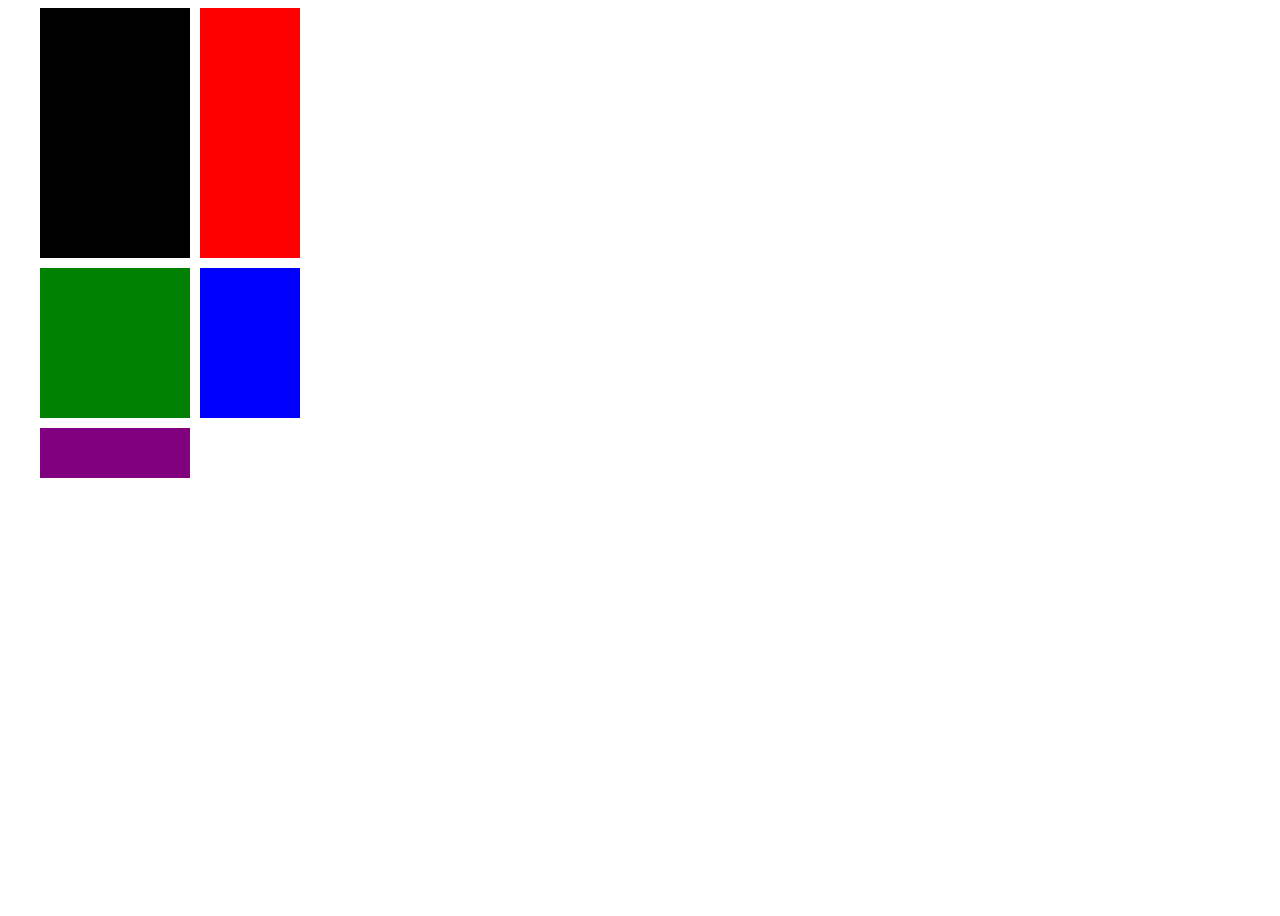
<file: TheCodeMagazine/random.html>
<!DOCTYPE html>
<html lang="en">
  <head>
    <meta charset="UTF-8" />
    <meta name="viewport" content="width=device-width, initial-scale=1.0" />
    <link rel="stylesheet" href="random.css" />
    <title>Document</title>
  </head>
  <body>
    <main>
      <div class="cubes">
        <div class="block black-block"></div>
        <div class="block red-block"></div>
        <div class="block green-block"></div>
        <div class="block blue-block"></div>
        <div class="block purple-block"></div>
      </div>
    </main>
  </body>
</html>
</file>
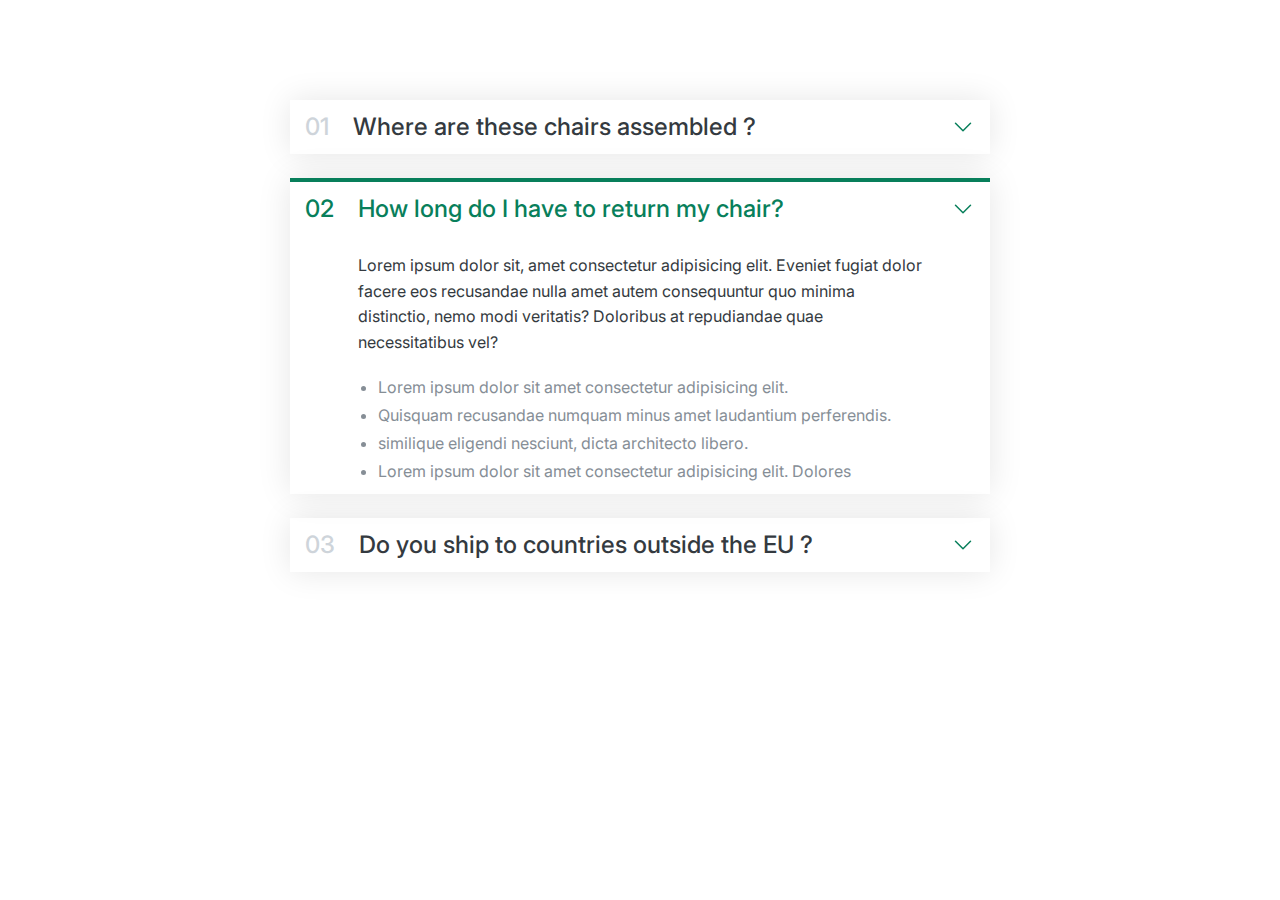
<file: Components/Accordeon/01-accordeon.html>
<!DOCTYPE html>
<html lang="en">
  <head>
    <meta charset="UTF-8" />
    <meta name="viewport" content="width=device-width, initial-scale=1.0" />
    <title>Accordeon Component</title>
    <style>
      /*
        SPACING SYSTEM (px)
        2 / 4 / 8 / 12 / 16 / 24 / 32 / 48 / 64 / 80 / 96 / 128

        FONT SIZE SYSTEM (px)
        10 / 12 / 14 / 16 / 18 / 20 / 24 / 30 / 36 / 44 / 52 / 62 / 74 / 86 / 98
        */

      /*
        MAIN COLOR:#087f5b
        GRAY COLOR:#343a40
        */

      * {
        margin: 0;
        padding: 0;
        box-sizing: border-box;
      }
      body {
        font-family: "Inter", sans-serif;
        color: #343a40;
        line-height: 1;
      }
      .accordeon {
        width: 700px;
        margin: 100px auto;
        display: flex;
        flex-direction: column;
        gap: 24px;
      }
      .item {
        box-shadow: 0 0 32px rgba(0, 0, 0, 0.1);

        display: grid;
        grid-template-columns: auto 1fr auto;
        column-gap: 24px;
        row-gap: 32px;
        align-items: center;
        padding: 15px;
      }
      .number,
      .text {
        font-size: 24px;
        font-weight: 500;
        /* color: #087f5b; */
      }

      .number {
        color: #ced4da;
      }
      .icon {
        width: 24px;
        height: 24px;
        stroke: #087f5b;
      }
      .hidden-box {
        grid-column: 2;
        display: none;
      }
      .hidden-box p {
        line-height: 1.6;
        margin-bottom: 24px;
      }
      .hidden-box ul {
        color: #868e96;
        margin-left: 20px;

        display: flex;
        flex-direction: column;
        gap: 12px;
      }
      .open {
        border-top: 4px solid #087f5b;
      }

      .open .hidden-box {
        display: block;
      }

      .open .number,
      .open .text {
        color: #087f5b;
      }
    </style>
    <link
      href="https://fonts.googleapis.com/css2?family=Inter:ital,opsz,wght@0,14..32,100..900;1,14..32,100..900&display=swap"
      rel="stylesheet"
    />
  </head>
  <body>
    <div class="accordeon">
      <div class="item">
        <p class="number">01</p>
        <p class="text">Where are these chairs assembled ?</p>
        <svg
          xmlns="http://www.w3.org/2000/svg"
          fill="none"
          viewBox="0 0 24 24"
          stroke-width="1.5"
          stroke="currentColor"
          class="icon"
          Test
        >
          <path
            stroke-linecap="round"
            stroke-linejoin="round"
            d="m19.5 8.25-7.5 7.5-7.5-7.5"
          />
        </svg>
        <div class="hidden-box">
          <p>
            Lorem ipsum dolor sit, amet consectetur adipisicing elit. Eveniet
            fugiat dolor facere eos recusandae nulla amet autem consequuntur quo
            minima distinctio, nemo modi veritatis? Doloribus at repudiandae
            quae necessitatibus vel?
          </p>
          <ul>
            <li>Lorem ipsum dolor sit amet consectetur adipisicing elit.</li>
            <li>
              Quisquam recusandae numquam minus amet laudantium perferendis.
            </li>
            <li>similique eligendi nesciunt, dicta architecto libero.</li>
            <li>
              Lorem ipsum dolor sit amet consectetur adipisicing elit. Dolores
            </li>
          </ul>
        </div>
      </div>
      <div class="item open">
        <p class="number">02</p>
        <p class="text">How long do I have to return my chair?</p>
        <svg
          xmlns="http://www.w3.org/2000/svg"
          fill="none"
          viewBox="0 0 24 24"
          stroke-width="1.5"
          stroke="currentColor"
          class="icon"
          Test
        >
          <path
            stroke-linecap="round"
            stroke-linejoin="round"
            d="m19.5 8.25-7.5 7.5-7.5-7.5"
          />
        </svg>
        <div class="hidden-box">
          <p>
            Lorem ipsum dolor sit, amet consectetur adipisicing elit. Eveniet
            fugiat dolor facere eos recusandae nulla amet autem consequuntur quo
            minima distinctio, nemo modi veritatis? Doloribus at repudiandae
            quae necessitatibus vel?
          </p>
          <ul>
            <li>Lorem ipsum dolor sit amet consectetur adipisicing elit.</li>
            <li>
              Quisquam recusandae numquam minus amet laudantium perferendis.
            </li>
            <li>similique eligendi nesciunt, dicta architecto libero.</li>
            <li>
              Lorem ipsum dolor sit amet consectetur adipisicing elit. Dolores
            </li>
          </ul>
        </div>
      </div>

      <div class="item">
        <p class="number">03</p>
        <p class="text">Do you ship to countries outside the EU ?</p>
        <svg
          xmlns="http://www.w3.org/2000/svg"
          fill="none"
          viewBox="0 0 24 24"
          stroke-width="1.5"
          stroke="currentColor"
          class="icon"
          Test
        >
          <path
            stroke-linecap="round"
            stroke-linejoin="round"
            d="m19.5 8.25-7.5 7.5-7.5-7.5"
          />
        </svg>
        <div class="hidden-box">
          <p>
            Lorem ipsum dolor sit, amet consectetur adipisicing elit. Eveniet
            fugiat dolor facere eos recusandae nulla amet autem consequuntur quo
            minima distinctio, nemo modi veritatis? Doloribus at repudiandae
            quae necessitatibus vel?
          </p>
          <ul>
            <li>Lorem ipsum dolor sit amet consectetur adipisicing elit.</li>
            <li>
              Quisquam recusandae numquam minus amet laudantium perferendis.
            </li>
            <li>similique eligendi nesciunt, dicta architecto libero.</li>
            <li>
              Lorem ipsum dolor sit amet consectetur adipisicing elit. Dolores
            </li>
          </ul>
        </div>
      </div>
    </div>
  </body>
</html>
</file>
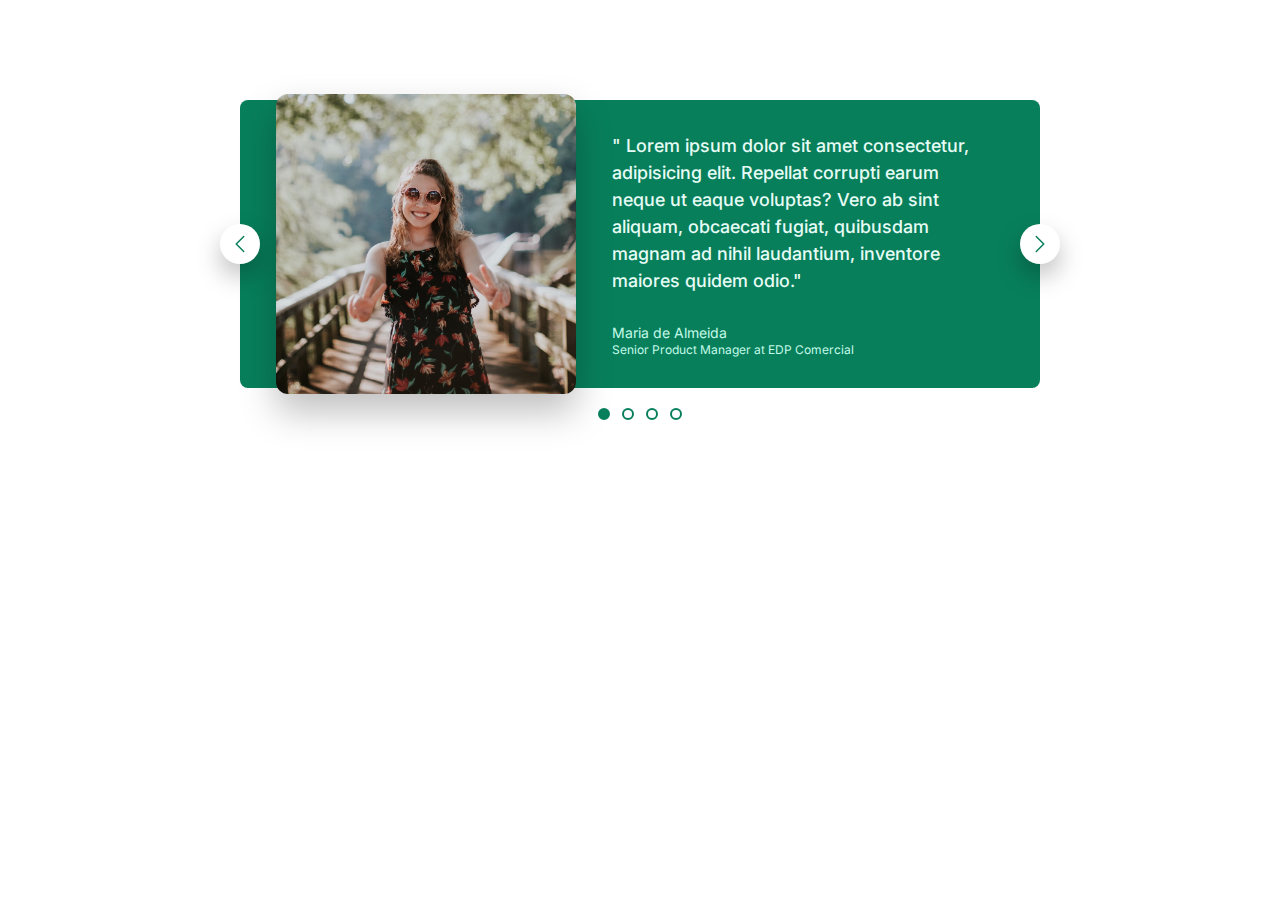
<file: Components/Accordeon/02-caroseul.html>
<!DOCTYPE html>
<html lang="en">
  <head>
    <meta charset="UTF-8" />
    <meta name="viewport" content="width=device-width, initial-scale=1.0" />
    <title>Accordeon Component</title>
    <style>
      /*
                    SPACING SYSTEM (px)
                    2 / 4 / 8 / 12 / 16 / 24 / 32 / 48 / 64 / 80 / 96 / 128

                    FONT SIZE SYSTEM (px)
                    10 / 12 / 14 / 16 / 18 / 20 / 24 / 30 / 36 / 44 / 52 / 62 / 74 / 86 / 98
                    */

      /*
                    MAIN COLOR:#087f5b
                    GRAY COLOR:#343a40
                    */

      * {
        margin: 0;
        padding: 0;
        box-sizing: border-box;
      }
      body {
        font-family: "Inter", sans-serif;
        color: #343a40;
        line-height: 1;
      }
      .carousel {
        width: 800px;
        margin: 100px auto;
        background-color: #087f5b;
        /* padding: 32px;
        padding-left: 86px;
        padding-right: 48px; */
        padding: 32px 48px 32px 86px;
        border-radius: 8px;
        display: flex;
        align-items: center;
        gap: 86px;
        position: relative;
      }
      img {
        height: 200px;
        border-radius: 8px;
        transform: scale(1.5);
        box-shadow: 0 12px 24px rgba(0, 0, 0, 0.25);
      }

      .testimonial-text {
        font-size: 18px;
        font-weight: 500;
        line-height: 1.5;
        margin-bottom: 32px;
        color: #e6fcf5;
      }
      .testimonial-author {
        font-size: 14px;
        margin-bottom: 4px;
        color: #c3fae8;
      }
      .testimonial-job {
        font-size: 12px;
        color: #c3fae8;
      }
      .btn {
        background-color: #fff;
        border: none;
        height: 40px;
        width: 40px;
        border-radius: 50%;
        position: absolute;
        box-shadow: 0 12px 24px rgba(0, 0, 0, 0.25);
        display: flex;
        align-items: center;
        justify-content: center;
        cursor: pointer;
      }
      .btn--left {
        left: 0;
        top: 50%;
        transform: translate(-50%, -50%);
      }

      .btn--right {
        right: 0;
        top: 50%;
        transform: translate(50%, -50%);
      }

      .btn-icon {
        height: 24px;
        width: 24px;
        stroke: #087f5b;
      }

      .dots {
        position: absolute;
        left: 50%;
        transform: translate(-50%, 32px);
        bottom: 0;

        display: flex;
        gap: 12px;
      }
      .dot {
        height: 12px;
        width: 12px;
        background-color: #fff;
        border: 2px solid #087f5b;
        border-radius: 50%;
        cursor: pointer;
      }
      .dot--fill {
        background-color: #087f5b;
      }
    </style>
    <link
      href="https://fonts.googleapis.com/css2?family=Inter:ital,opsz,wght@0,14..32,100..900;1,14..32,100..900&display=swap"
      rel="stylesheet"
    />
  </head>
  <body>
    <div class="carousel">
      <img src="maria.jpg" alt="Maria de Almeida" />
      <blockquote class="testimonial">
        <p class="testimonial-text">
          " Lorem ipsum dolor sit amet consectetur, adipisicing elit. Repellat
          corrupti earum neque ut eaque voluptas? Vero ab sint aliquam,
          obcaecati fugiat, quibusdam magnam ad nihil laudantium, inventore
          maiores quidem odio."
        </p>
        <p class="testimonial-author">Maria de Almeida</p>
        <p class="testimonial-job">Senior Product Manager at EDP Comercial</p>
      </blockquote>
      <button class="btn btn--left">
        <svg
          xmlns="http://www.w3.org/2000/svg"
          fill="none"
          viewBox="0 0 24 24"
          stroke-width="1.5"
          stroke="currentColor"
          class="btn-icon"
        >
          <path
            stroke-linecap="round"
            stroke-linejoin="round"
            d="M15.75 19.5 8.25 12l7.5-7.5"
          />
        </svg>
      </button>

      <button class="btn btn--right">
        <svg
          xmlns="http://www.w3.org/2000/svg"
          fill="none"
          viewBox="0 0 24 24"
          stroke-width="1.5"
          stroke="currentColor"
          class="btn-icon"
        >
          <path
            stroke-linecap="round"
            stroke-linejoin="round"
            d="m8.25 4.5 7.5 7.5-7.5 7.5"
          />
        </svg>
      </button>
      <div class="dots">
        <button class="dot dot--fill">&nbsp;</button>
        <button class="dot">&nbsp;</button>
        <button class="dot">&nbsp;</button>
        <button class="dot">&nbsp;</button>
      </div>
    </div>
  </body>
</html>
</file>
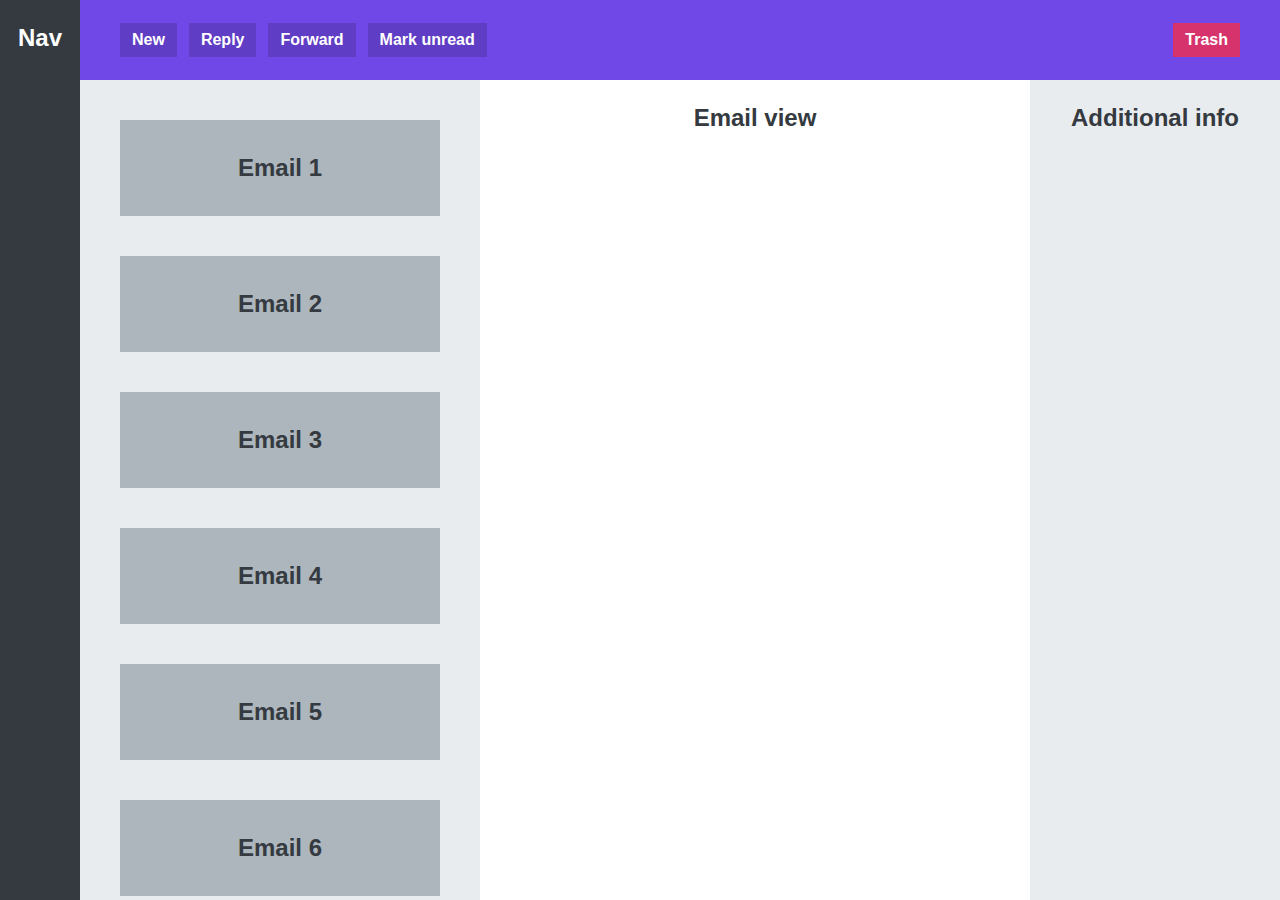
<file: Components/App-layout/app-layout.html>
<!DOCTYPE html>
<html lang="en">
  <head>
    <meta charset="UTF-8" />
    <meta name="viewport" content="width=device-width, initial-scale=1.0" />
    <title>App Layout</title>
    <style>
      * {
        margin: 0;
        padding: 0;
        box-sizing: border-box;
      }

      body {
        font-family: sans-serif;
        color: #343a40;
        font-size: 24px;
        height: 100vh;
        text-align: center;
        font-weight: bold;

        display: grid;
        grid-template-columns: 80px 400px 1fr 250px;
        grid-template-rows: 80px 1fr;
      }
      nav,
      section,
      main,
      aside {
        padding-top: 24px;
      }

      nav {
        background-color: #343a40;
        color: #fff;
        grid-row: 1/-1;
      }

      menu {
        background-color: #7048e8;
        grid-column: 2/-1;
        display: flex;
        align-items: center;
        gap: 12px;
        padding: 0 40px;
      }
      button {
        display: inline-block;
        font-size: 16px;
        font-weight: bold;
        background-color: #5f3dc4;
        border: none;
        cursor: pointer;
        color: #fff;
        padding: 8px 12px;
      }
      button:last-child {
        background-color: #d6336c;
        margin-left: auto;
      }
      section {
        background-color: #e9ecef;
        padding: 40px;
        display: flex;
        flex-direction: column;
        gap: 40px;
        overflow: scroll;
      }

      .email {
        background-color: #adb5bd;
        height: 96px;
        flex-shrink: 0;
        display: flex;
        align-items: center;
        justify-content: center;
      }

      aside {
        background-color: #e9ecef;
      }
    </style>
  </head>
  <body>
    <nav>Nav</nav>
    <menu>
      <button>New</button>
      <button>Reply</button>
      <button>Forward</button>
      <button>Mark unread</button>
      <button>Trash</button>
    </menu>
    <section>
      <div class="email">Email 1</div>
      <div class="email">Email 2</div>
      <div class="email">Email 3</div>
      <div class="email">Email 4</div>
      <div class="email">Email 5</div>
      <div class="email">Email 6</div>
      <div class="email">Email 7</div>
      <div class="email">Email 8</div>
      <div class="email">Email 9</div>
      <div class="email">Email 10</div>
    </section>
    <main>Email view</main>
    <aside>Additional info</aside>
  </body>
</html>
</file>
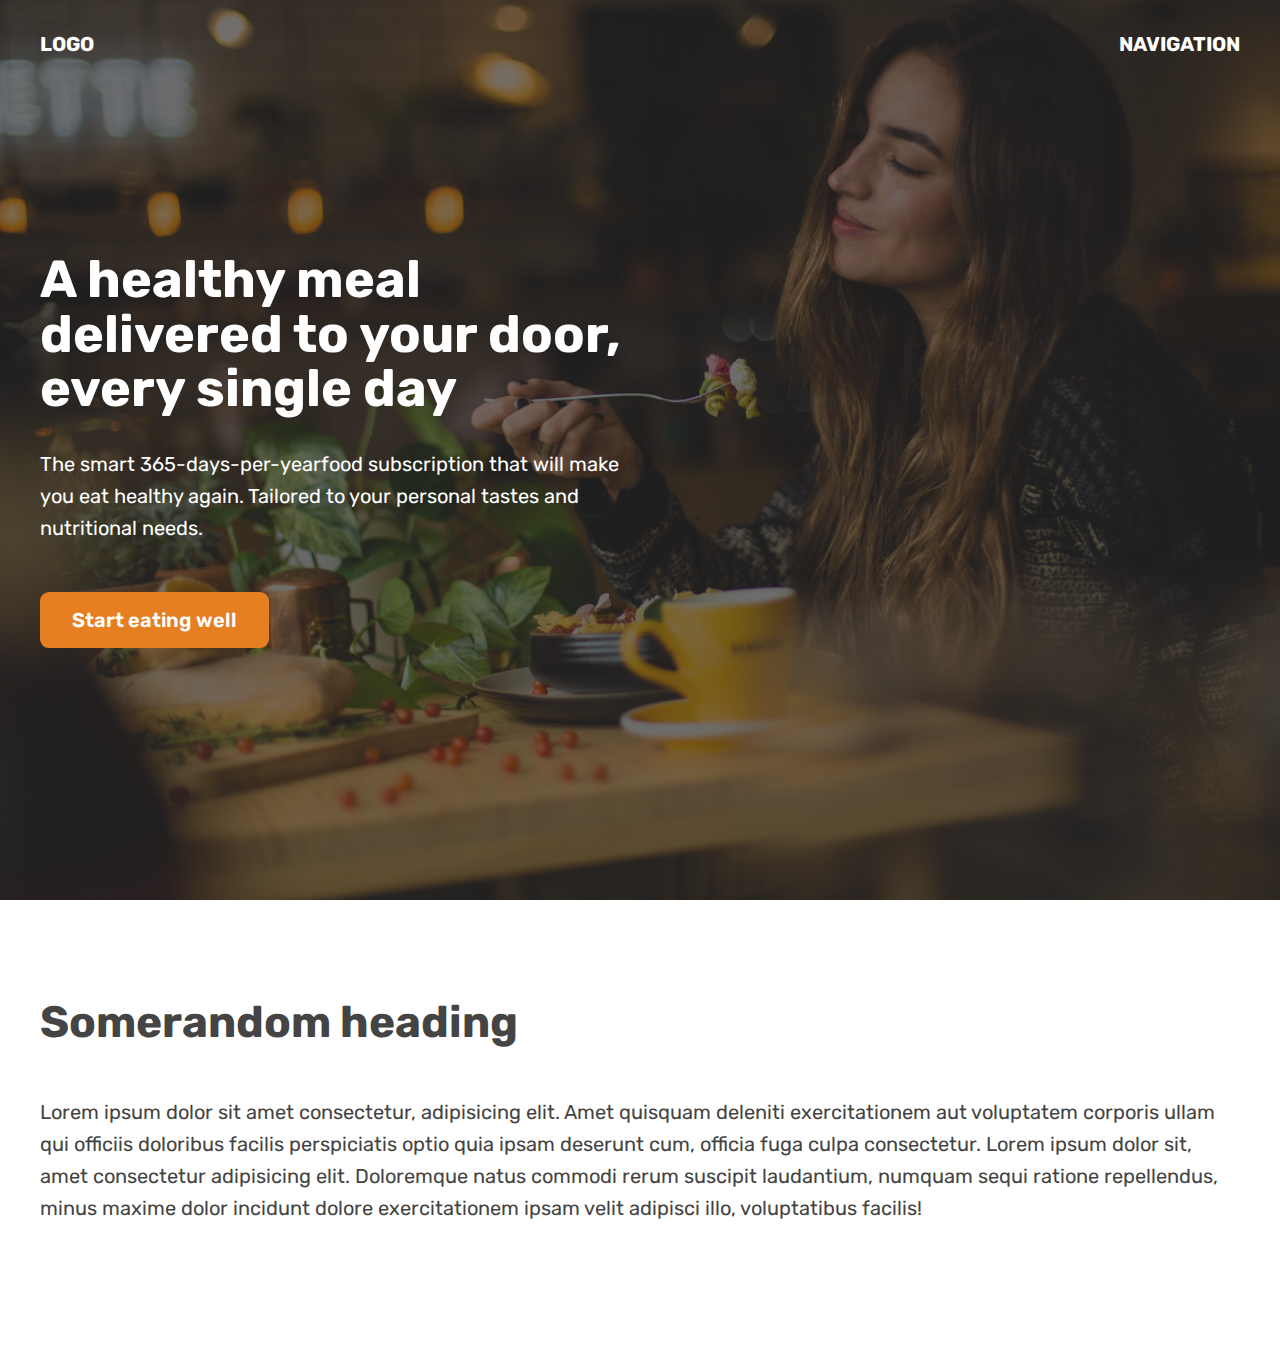
<file: Components/HeroSection/hero-section.html>
<!DOCTYPE html>
<html lang="en">
  <head>
    <meta charset="UTF-8" />
    <meta name="viewport" content="width=device-width, initial-scale=1.0" />
    <title>OmniFood Hero Section</title>
    <link rel="preconnect" href="https://fonts.googleapis.com" />
    <link rel="preconnect" href="https://fonts.gstatic.com" crossorigin />
    <link
      href="https://fonts.googleapis.com/css2?family=Rubik:ital,wght@0,300..900;1,300..900&display=swap"
      rel="stylesheet"
    />
    <style>
      * {
        margin: 0;
        padding: 0;
        box-sizing: border-box;
      }
      html {
        font-family: "Rubik", sans-serif;
        color: #444;
      }
      .container {
        margin: 0 auto;
        width: 1200px;
      }

      header {
        height: 100vh;
        position: relative;
        background-image: linear-gradient(
            rgba(34, 34, 34, 0.6),
            rgba(34, 34, 34, 0.6)
          ),
          url(hero.jpg);
        background-size: cover;
        color: #fff;
      }
      nav {
        font-size: 20px;
        font-weight: 700;
        display: flex;
        justify-content: space-between;
        padding-top: 32px;
        /* background-image: linear-gradient(red, blue); */
      }
      .header-container {
        width: 1200px;
        position: absolute;
        left: 50%;
        top: 50%;
        transform: translate(-50%, -50%);
        /* text-align: center; */
      }
      .header-container-inner {
        width: 50%;
      }
      h1 {
        font-size: 52px;
        margin-bottom: 32px;
        line-height: 1.05;
      }
      p {
        font-size: 20px;
        line-height: 1.6;
        margin-bottom: 48px;
      }

      .btn:link,
      .btn:visited {
        font-size: 20px;
        font-weight: 600;
        text-decoration: none;
        background-color: #e67e22;
        color: #fff;
        display: inline-block;
        padding: 16px 32px;
        border-radius: 9px;
      }
      h2 {
        font-size: 44px;
        margin-bottom: 48px;
      }
      section {
        padding: 96px 0;
      }
    </style>
  </head>
  <body>
    <header>
      <nav class="container">
        <div>LOGO</div>
        <div>NAVIGATION</div>
      </nav>
      <div class="header-container">
        <div class="header-container-inner">
          <h1>A healthy meal delivered to your door, every single day</h1>
          <p>
            The smart 365-days-per-yearfood subscription that will make you eat
            healthy again. Tailored to your personal tastes and nutritional
            needs.
          </p>
          <a href="#" class="btn">Start eating well</a>
        </div>
      </div>
    </header>

    <section>
      <div class="container">
        <h2>Somerandom heading</h2>
        <p>
          Lorem ipsum dolor sit amet consectetur, adipisicing elit. Amet
          quisquam deleniti exercitationem aut voluptatem corporis ullam qui
          officiis doloribus facilis perspiciatis optio quia ipsam deserunt cum,
          officia fuga culpa consectetur. Lorem ipsum dolor sit, amet
          consectetur adipisicing elit. Doloremque natus commodi rerum suscipit
          laudantium, numquam sequi ratione repellendus, minus maxime dolor
          incidunt dolore exercitationem ipsam velit adipisci illo, voluptatibus
          facilis!
        </p>
      </div>
    </section>
  </body>
</html>
</file>
<file: Design/style.css>
/*
SPACING SYSTEM (px)
2 / 4 / 8 / 12 / 16 / 24 / 32 / 48 / 64 / 80 / 96 / 128

FONT SIZE SYSTEM (px)
10 / 12 / 14 / 16 / 18 / 20 / 24 / 30 / 36 / 44 / 52 / 62 / 74 / 86 / 98
*/

/*
MAIN COLOR:#087f5b
GRAY COLOR:#343a40
*/

* {
  margin: 0;
  padding: 0;
  box-sizing: border-box;
}

/* ------------------------ */
/* GENERAL STYLES */
/* ------------------------ */
body {
  font-family: "Inter", sans-serif;
  color: #343a40;
  border-bottom: 8px solid #087f5b;
}

.container {
  width: 960px;
  margin: 0 auto;
}

header,
section {
  margin-bottom: 96px;
}

h2 {
  margin-bottom: 48px;
  font-size: 30px;
  letter-spacing: -0.5px;
}

.grid-3-cols {
  display: grid;
  grid-template-columns: repeat(3, 1fr);
  column-gap: 80px;
}

.btn:link,
.btn:visited {
  background-color: #087f5b;
  color: #fff;
  text-decoration: none;
  text-transform: uppercase;
  font-weight: 500;
  display: inline-block;
  border-radius: 100px;
}

.btn:hover,
.btn:active {
  background-color: #099268;
}

.btn--big {
  font-size: 18px;
  padding: 16px 32px;
}
.btn--small {
  font-size: 14px;
  padding: 8px 12px;
}

img {
  border-radius: 12px;
}

/* ------------------------ */
/* COMPONENT STYLES */
/* ------------------------ */

/* HEADER */
header {
  display: grid;
  grid-template-columns: repeat(2, 1fr);
  column-gap: 80px;
  margin-top: 64px;
}

.header-text-box {
  align-self: center;
}

h1 {
  margin-bottom: 32px;
  font-size: 44px;
  line-height: 1.1;
  letter-spacing: -1px;
}

.header-text {
  margin-bottom: 24px;
  font-size: 18px;
  line-height: 1.7;
}

img {
  width: 100%;
}

/* FEATURES */
.features-icon {
  stroke: #087f5b;
  width: 32px;
  height: 32px;
  margin-bottom: 24px;
}

.features-title {
  margin-bottom: 16px;
  font-size: 20px;
}

.features-text {
  font-size: 18px;
  line-height: 1.7;
}

/* TESTIMONIAL */
.testimonial-section {
  background-color: #087f5b;
  color: #fff;
  padding: 24px;
  border-radius: 12px;
}

.testimonial-box {
  grid-column: 2 / -1;
  align-self: center;
}

.testimonial-box h2 {
  margin-bottom: 24px;
  font-size: 24px;
}

.testimonial-text {
  font-style: italic;
  margin-bottom: 24px;
  font-size: 18px;
  line-height: 1.7;
  color: #e6fcf5;
}

.testimonial-author {
  color: #c3fae8;
}

/* CHAIRS */

.chair {
  box-shadow: 0px 20px 30px 0px rgba(0, 0, 0, 0.07);
  border-radius: 12px;
}

.chair img {
  border-bottom-left-radius: 0;
  border-bottom-right-radius: 0;
}

.chair-box {
  padding: 32px;
}

h3 {
  margin-bottom: 24px;
  font-size: 20px;
}

.chair-details {
  list-style: none;
  margin-bottom: 48px;
}

.chair-details li {
  display: flex;
  align-items: center;
  gap: 12px;
  margin-bottom: 16px;
}

.chair-details li:last-child {
  margin-bottom: 0;
}

.chair-icon {
  stroke: #087f5b;
  width: 24px;
  height: 24px;
}

.chair-price {
  display: flex;
  justify-content: space-between;
  align-items: center;
  font-size: 20px;
}

footer {
  margin-bottom: 48px;
  font-size: 14px;
  color: #495057;
}
</file>
<file: TheCodeMagazine/style.css>
* {
  /* border-top: 10px solid #1098ad; */
  margin: 0;
  padding: 0;
  box-sizing: border-box;
}

/* PAGE SECTIONS */
body {
  color: #444;
  font-family: sans-serif;

  border-top: 10px solid #1098ad;
  position: relative;
}

.container {
  width: 1200px;
  /* margin-left: auto;
  margin-right: auto; */
  margin: 0 auto;
}

.main-header {
  background-color: #f7f7f7;
  /* padding: 20px;
  padding-left: 40px;
  padding-right: 40px; */
  padding: 20px 40px;
  margin-bottom: 60px;
  /* height: 80px; */
}

nav {
  font-size: 18px;
  /* text-align: center; */
}

article {
  margin-bottom: 60px;
}

.post-header {
  margin-bottom: 40px;
  /* position: relative; */
}

aside {
  background-color: #f7f7f7;
  border-top: 5px solid #1098ad;
  border-bottom: 5px solid #1098ad;
  padding: 50px 40px;
}

/* SMALLER ELEMENTS */
h1,
h2,
h3 {
  color: #1098ad;
}

h1 {
  font-size: 26px;
  text-transform: uppercase;
  font-style: italic;
}

h2 {
  font-size: 40px;
  margin-bottom: 30px;
}

h3 {
  font-size: 30px;
  margin-bottom: 20px;
  margin-top: 40px;
}

h4 {
  font-size: 20px;
  text-transform: uppercase;
  text-align: center;
  margin-bottom: 30px;
}

p {
  font-size: 22px;
  line-height: 1.5;
  margin-bottom: 15px;
}

ul,
ol {
  margin-left: 50px;
  margin-bottom: 20px;
}

li {
  font-size: 20px;
  margin-bottom: 10px;
  /* display: inline; */
}

li:last-child {
  margin-bottom: 0;
}

/* footer p {
  font-size: 16px;
} */

/* article header p {
  font-style: italic;
} */

#author {
  font-style: italic;
  font-size: 18px;
}

#copyright {
  font-size: 16px;
}

.related-author {
  font-size: 18px;
  font-weight: bold;
}

/* ul {
  list-style: none;
} */

.related {
  list-style: none;
  margin-left: 0;
}

body {
  /* background-color: orangered; */
}

/* .first-li {
  font-weight: bold;
} */

li:first-child {
  font-weight: bold;
}

li:last-child {
  font-style: italic;
}

li:nth-child(even) {
  /* color: red; */
}

/* Misconception: this won't work! */
article p:first-child {
  color: red;
}

/* Styling links */
a:link {
  color: #1098ad;
  text-decoration: none;
}

a:visited {
  /* color: #777; */
  color: #1098ad;
}

a:hover {
  color: orangered;
  font-weight: bold;
  text-decoration: underline orangered;
}

a:active {
  background-color: black;
  font-style: italic;
}
/* LVHA */

.post-img {
  width: 100%;
  height: auto;
}

nav a:link {
  /* background-color: orangered;
  margin: 20px;
  padding: 20px;

  display: block; */

  margin-right: 30px;
  display: inline-block;
}

nav a:link:last-child {
  margin-right: 0;
}

button {
  font-size: 22px;
  padding: 20px;
  cursor: pointer;

  position: absolute;
  /* top: 50px;
  left: 50px; */
  bottom: 50px;
  right: 50px;
}

h1::first-letter {
  font-style: normal;
  margin-right: 5px;
}

h3 + p::first-line {
  /* color: red; */
}

h2 {
  /* background-color: orange; */
  position: relative;
}

h2::before {
  content: "TOP";
  background-color: #ffe70e;
  color: #444;
  font-size: 16px;
  font-weight: bold;
  display: inline-block;
  padding: 5px 10px;
  position: absolute;
  top: -10px;
  right: -25px;
}

/* Resolving conflicts */
/* #copyright {
  color: red;
}

.copyright {
  color: blue;
}

.text {
  color: yellow;
}

footer p {
  color: green !important;
} */

/* nav a:link,
nav p {
  font-size: 18px;
} */

/*FLOATS*/
/* .author-img {
  float: left;
  margin-bottom: 20px;
}

.author {
  float: left;
  margin-top: 10px;
  margin-left: 20px;
}
h1 {
  float: left;
}

nav {
  float: right;
}


.clearfix::after {
  clear: both;
  content: "";
  display: block;
}

article {
  width: 825px;
  float: left;
}

aside {
  width: 300px;
  float: right;
}
footer {
  clear: both;
} */
.main-header {
  display: flex;
  align-items: center;
  justify-content: space-between;
}

.author-box {
  display: flex;
  align-items: center;
  margin-bottom: 15px;
}

.author {
  margin-bottom: 0;
  margin-left: 15px;
}
.related-post {
  display: flex;
  align-items: center;
  gap: 20px;
  margin-bottom: 30px;
}

.related-link:link {
  font-size: 17px;
  font-weight: bold;
  font-style: normal;
  margin-bottom: 5px;
  display: block;
}

.related-author {
  margin-bottom: 0;
  font-size: 14px;
  font-weight: normal;
  font-style: italic;
}

/* .row {
  display: flex;
  align-items: flex-start;
  gap: 75px;
  margin-bottom: 60px;
}

article {
  flex: 1;
  margin-bottom: 0;
}

aside {
  flex: 0 0 300px;
} */

.container {
  display: grid;
  grid-template-columns: 1fr 300px;
  column-gap: 75px;
  row-gap: 60px;
}
.main-header {
  grid-column: 1 / span 2;
  margin-bottom: 0;
}
article {
}
aside {
  align-self: start;
}
footer {
  grid-column: 1/-1;
}
</file>
<file: TheCodeMagazine/random.css>
main {
  width: 1200px;
  height: 100vh;
  margin: 0 auto;
}

.cubes {
  display: grid;
  /* justify-content: space-between; */
  /* align-items: center; */
  grid-template-columns: 150px 100px;
  grid-template-rows: 250px 150px 50px;
  gap: 10px;
}

.black-block {
  background-color: black;
}
.red-block {
  background-color: red;
  /* align-self: flex-end; */
}

.purple-block {
  background-color: purple;
  /* flex-grow: 1; */
}

.green-block {
  background-color: green;
}

.blue-block {
  background-color: blue;
}
</file>
